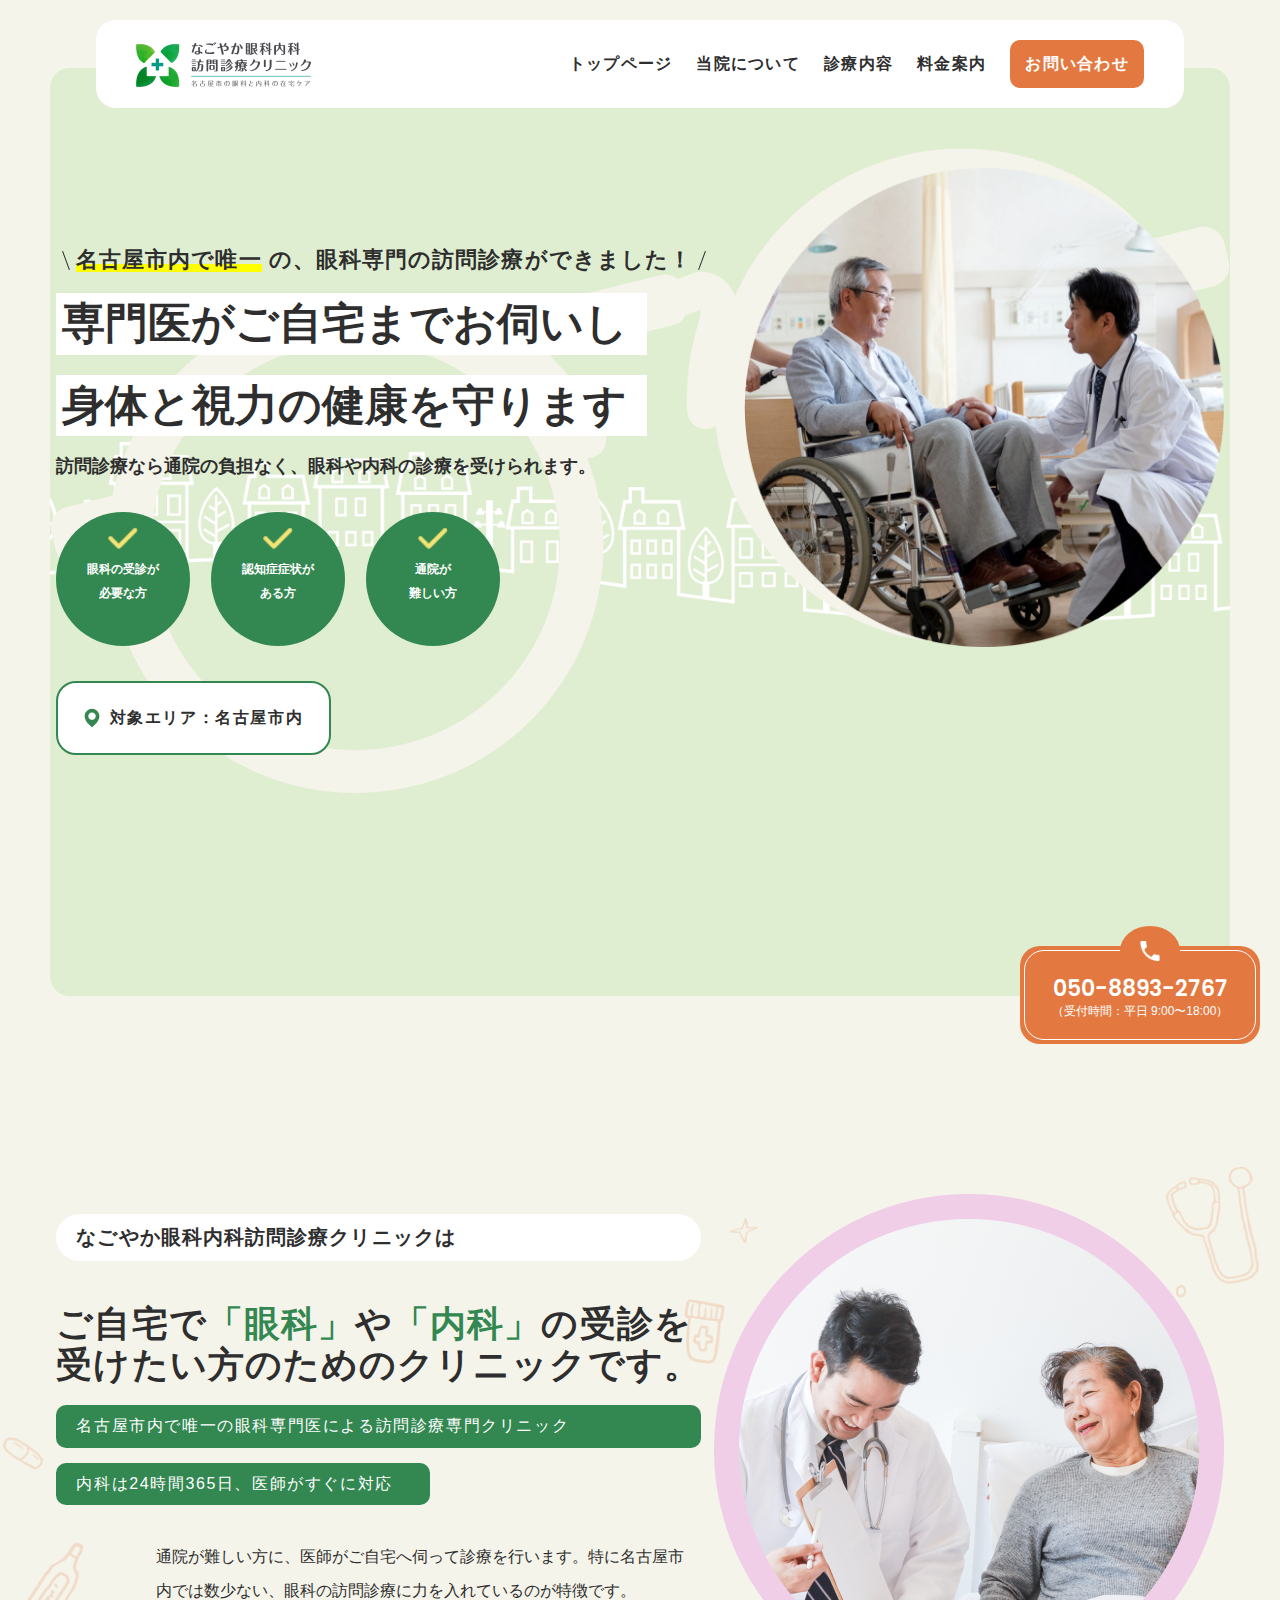
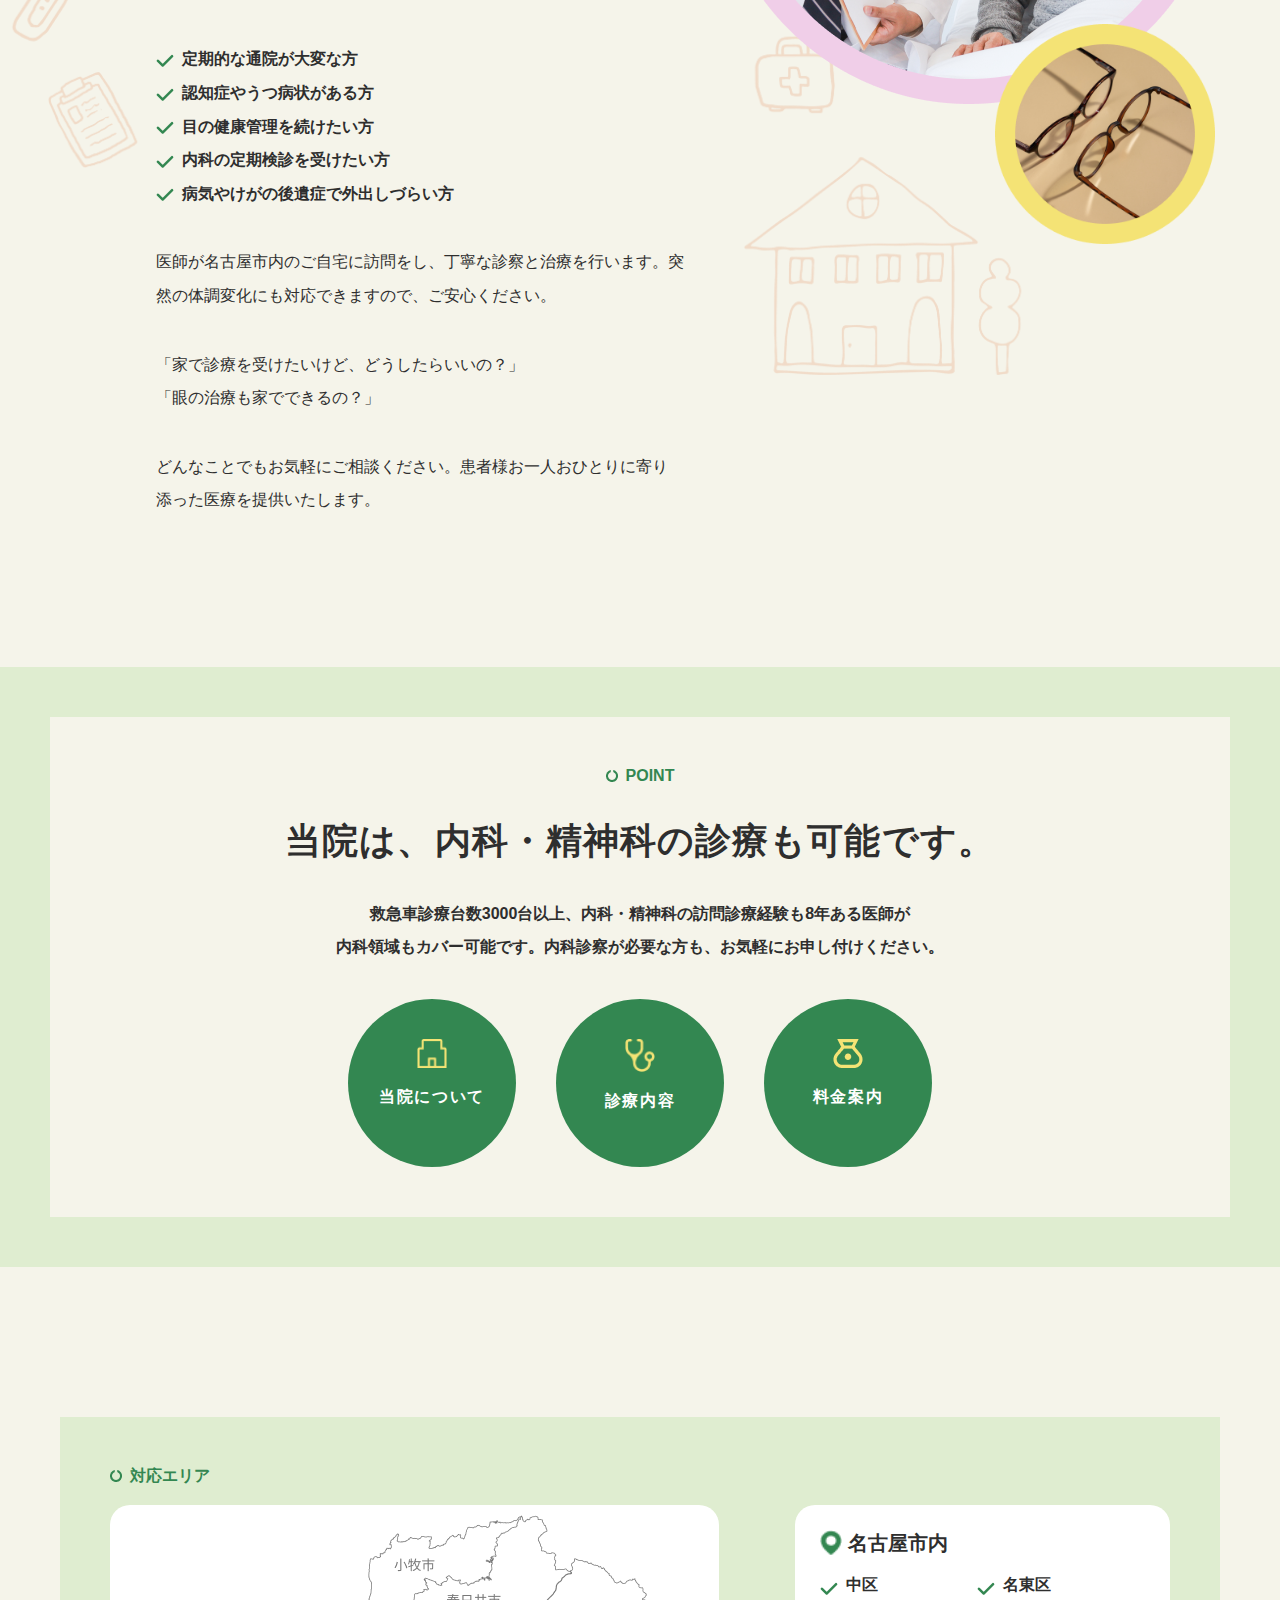
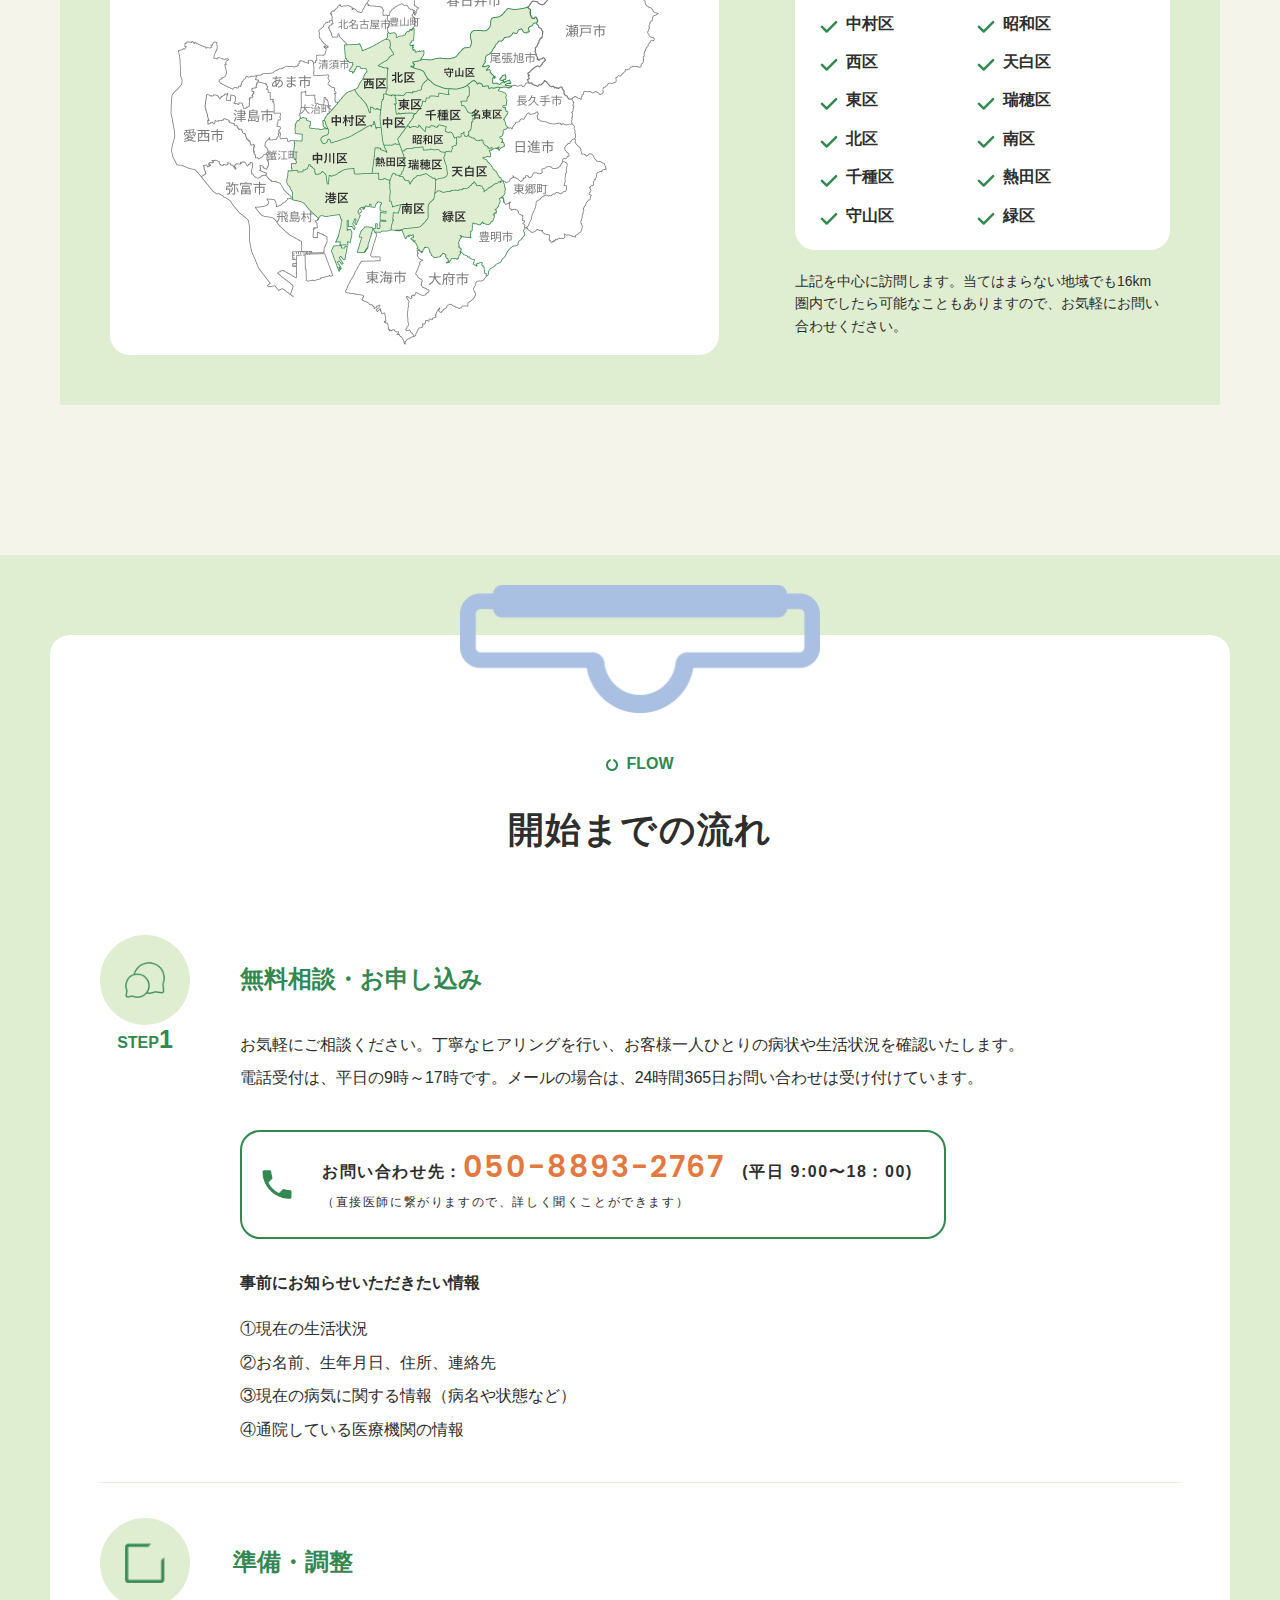
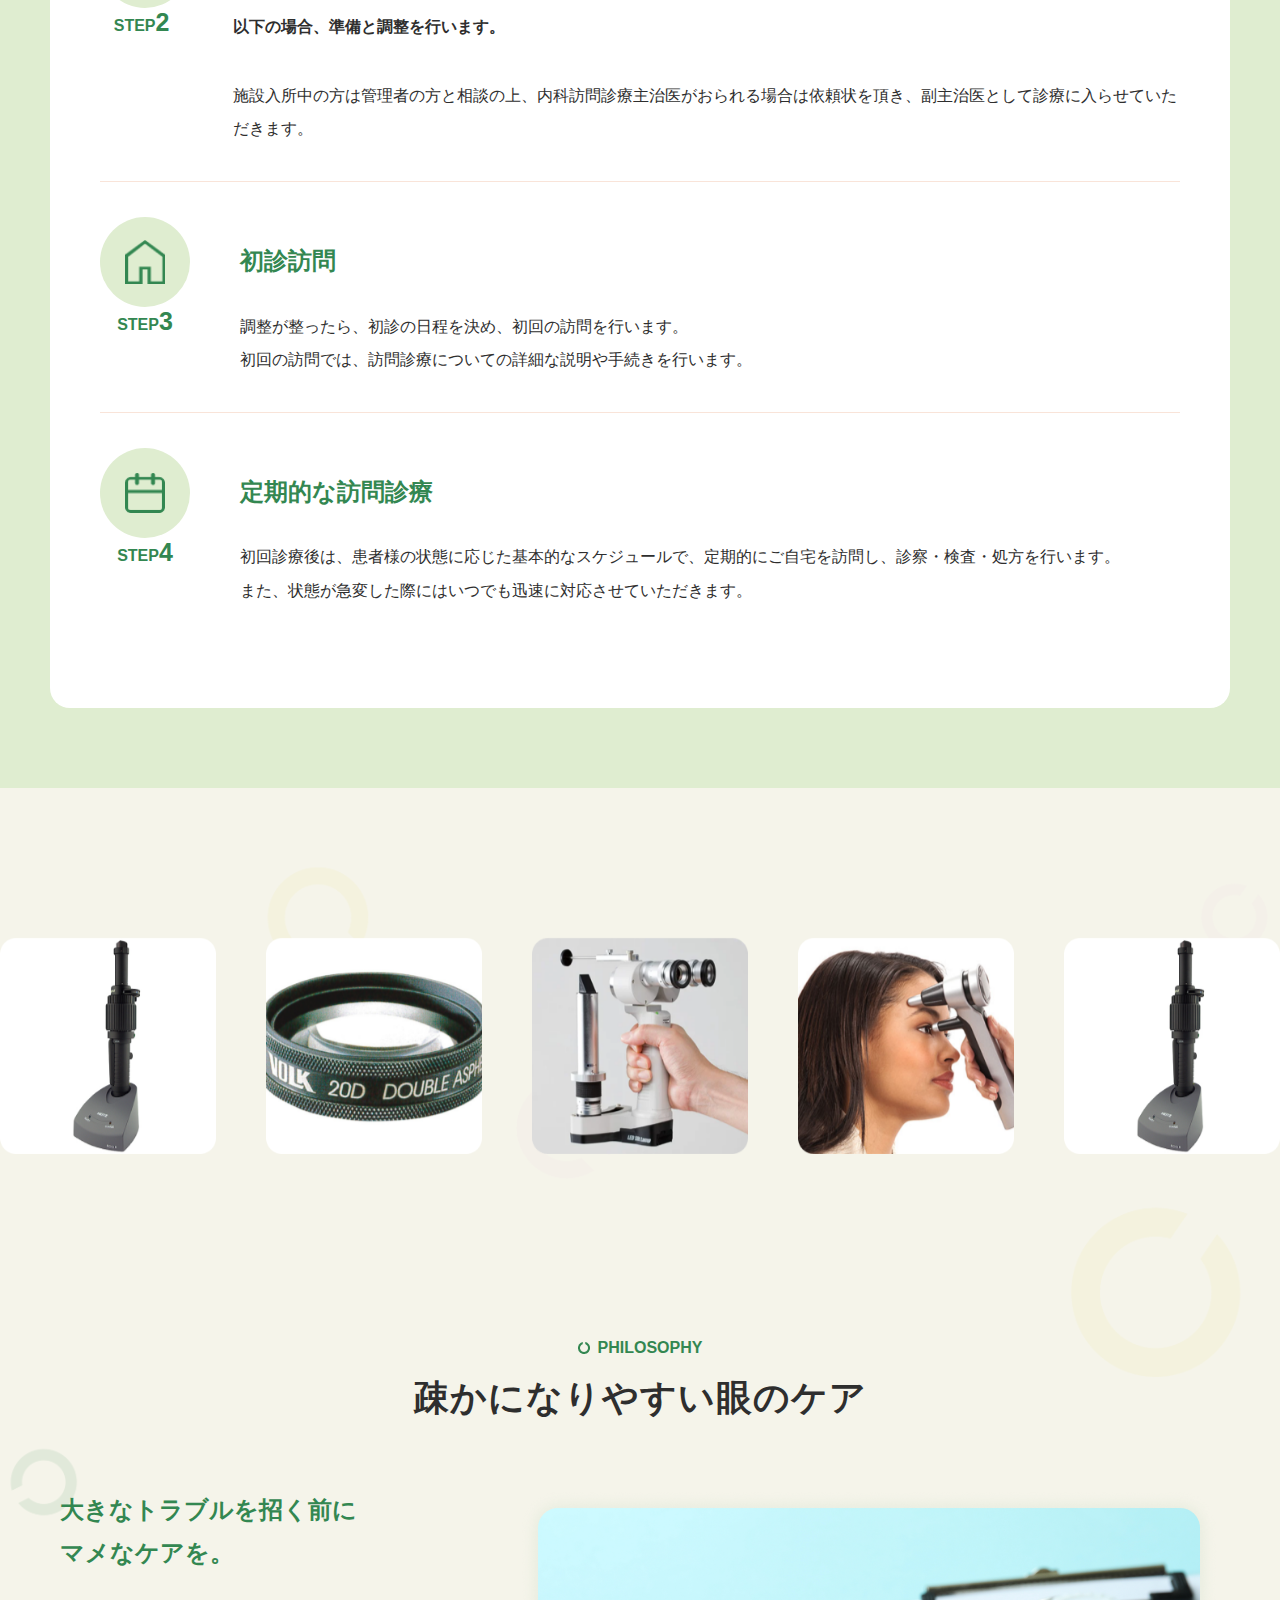
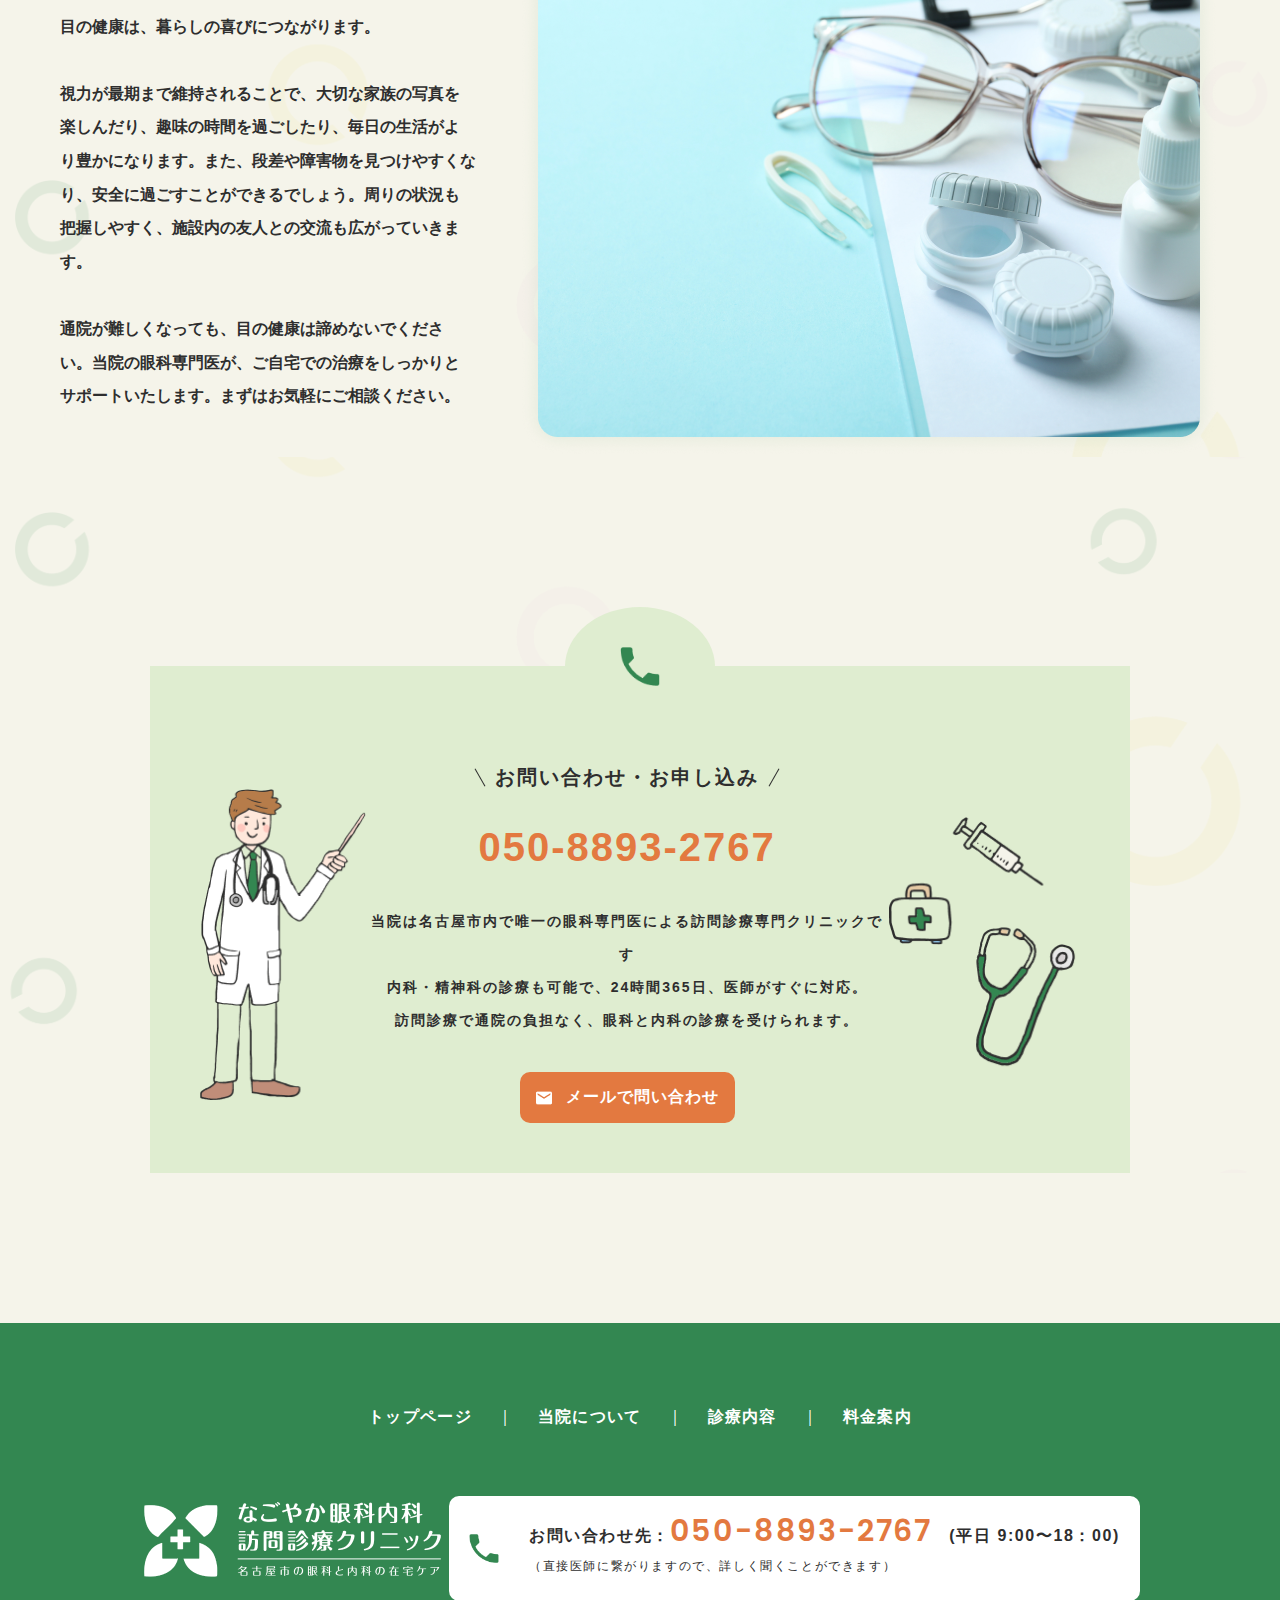
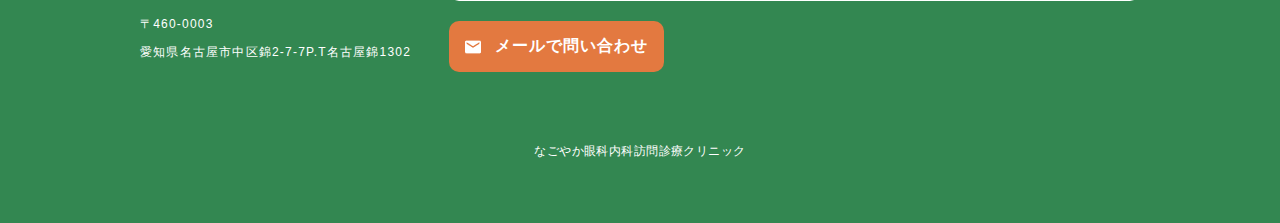
<file: index.html>
<!DOCTYPE html>
<html lang="ja">
<head>
  <meta charset="UTF-8">
  <meta name="viewport" content="width=device-width, initial-scale=1.0">
  <title>なごやか眼科内科診療訪問クリニック</title>
  <!-- OGP -->
  <meta property="og:url" content=""> <!-- //ページのURLを設定 -->
  <meta property="og:title" content=""> <!-- ページのタイトル -->
  <meta property="og:description" content=""> <!-- ページのディスクリプション -->
  <meta property="og:site_name" content=""> <!-- サイトの名前 -->
  <meta property="og:image" content=""> <!-- OGP画像 -->
  <meta property="og:locale" content="ja_JP"> <!-- ページの国コード -->
  <!-- Import Google Fonts -->
  <link rel="preconnect" href="https://fonts.googleapis.com">
  <link rel="preconnect" href="https://fonts.gstatic.com" crossorigin>
  <link href="https://fonts.googleapis.com/css2?family=Noto+Sans+JP:wght@400;500;700&display=swap" rel="stylesheet">
  <link href="https://fonts.googleapis.com/css2?family=Zen+Kaku+Gothic+New&display=swap" rel="stylesheet">
  <link href="https://fonts.googleapis.com/css2?family=Poppins:ital,wght@0,100;0,200;0,300;0,400;0,500;0,600;0,700;0,800;0,900;1,100;1,200;1,300;1,400;1,500;1,600;1,700;1,800;1,900&family=Zen+Kaku+Gothic+New&display=swap" rel="stylesheet">
  <link rel="stylesheet" href="assets/css/styles.css">
  <link rel="stylesheet" href="https://cdn.jsdelivr.net/npm/swiper@11/swiper-bundle.min.css">
  <link rel="stylesheet" href="https://code.jquery.com/jquery-3.7.1.min.js">
</head>
<body class="l-body">
  <div class="l-wrapper">
    <!-- ===== header ===== -->
    <header class="header">
      <div class="header-inner l-inner">
        <div class="header-logo">
          <img src="assets/images/header-logo.png" alt="">
        </div>
        <nav class="header-nav">
          <ul class="header-nav__list">
            <li class="header-nav__item"><a href="index.html">トップページ</a></li>
            <li class="header-nav__item"><a href="about.html">当院について</a></li>
            <li class="header-nav__item"><a href="treatment.html">診療内容</a></li>
            <li class="header-nav__item"><a href="money.html">料金案内</a></li>
            <li class="header-nav__item"><a href="contact.html">お問い合わせ</a></li>
          </ul>
        </nav>
      </div>
    </header>
    <main class="p-top-main l-main">
      <section class="p-top-hero l-section">
        <div class="p-top-hero__inner l-inner">
          <div class="p-top-hero__block">
            <div class="p-top-hero__body">
              <div class="p-top-hero__body__heading">
                <div class="p-top-hero__body__heading__intro">
                  <p>
                    <span class="u-underline-yellow">名古屋市内で唯一</span>
                    の、眼科専門の訪問診療ができました！
                  </p>
                </div>
                <div class="p-top-hero__body__heading__box">
                  <div class="p-top-hero__body__heading__box__heading">専門医がご自宅までお伺いし</div>
                  <div class="p-top-hero__body__heading__box__heading">身体と視力の健康を守ります</div>
                </div>
                <div class="p-top-hero__body__heading__desc">
                  <p>訪問診療なら通院の負担なく、眼科や内科の診療を受けられます。</p>
                </div>
              </div>
              <div class="p-top-hero__body__checks">
                <div class="p-top-hero__body__check">
                  <div class="p-top-hero__body__check__icon">
                    <img src="assets/images/check-icon-yellow.png" alt="">
                  </div>
                  <div class="p-top-hero__body__check__text">
                    <p>眼科の受診が<br>必要な方</p>
                  </div>
                </div>
                <div class="p-top-hero__body__check">
                  <div class="p-top-hero__body__check__icon">
                    <img src="assets/images/check-icon-yellow.png" alt="">
                  </div>
                  <div class="p-top-hero__body__check__text">
                    <p>認知症症状が<br>ある方</p>
                  </div>
                </div>
                <div class="p-top-hero__body__check">
                  <div class="p-top-hero__body__check__icon">
                    <img src="assets/images/check-icon-yellow.png" alt="">
                  </div>
                  <div class="p-top-hero__body__check__text">
                    <p>通院が<br>難しい方</p>
                  </div>
                </div>
              </div> 
              <div class="p-top-hero__body__area">
                <div class="p-top-hero__body__area__icon">
                  <img src="assets/images/pin-icon.png" alt="">
                </div>
                <div class="p-top-hero__body__area__text">
                  <p>対象エリア：名古屋市内</p>
                </div>
              </div>
            </div>
            <div class="p-top-hero__img">
              <img src="assets/images/top-hero.png" alt="">
            </div>
          </div>
        </div>
      </section>
      <div class="c-page-contact">
        <div class="c-page-contact-inner">
          <div class="c-page-contact__img">
            <img src="assets/images/phone-icon-white.png" alt="">
          </div>
          <div class="c-page-contact__body">
            <p>
              <span class="c-page-contact__body__text">050-8893-2767</span><br>
              <span class="c-page-contact__body__text">（受付時間：平日 9:00〜18:00）</span>
            </p>
          </div>
        </div>
      </div>
      <div class="p-top-beginning">
        <dic class="p-top-beginning__inner l-inner">
          <div class="p-top-beginning__block">
            <div class="p-top-beginning__body">
              <div class="p-top-beginning__body__heading">
                <h2 class="p-top-beginning__body__heading__heading c-heading">
                  <span class="u-background-white">なごやか眼科内科訪問診療クリニックは</span><br>
                  ご自宅で<span class="u-color-heading">「眼科」</span>や<span class="u-color-heading">「内科」</span>の受診を<br>
                  受けたい方のためのクリニックです。
                </h2>
                <div class="p-top-beginning__body__heading__desc">
                  <p>名古屋市内で唯一の眼科専門医による訪問診療専門クリニック</p>
                  <p>内科は24時間365日、医師がすぐに対応</p>
                </div>
              </div>
              <div class="p-top-beginning__body__content">
                <div class="p-top-beginning__body__content__text">
                  <p>
                    通院が難しい方に、医師がご自宅へ伺って診療を<br class="u-sp-only">行います。特に名古屋市<br class="u-pc-only">
                    内では数少ない、眼科の<br class="u-sp-only">訪問診療に力を入れているのが特徴です。
                  </p>
                </div>
                <ul class="p-top-beginning__body__content__checkList">
                  <li class="p-top-beginning__body__content__checkList__item">
                    <div class="p-top-beginning__body__content__checkList__item__icon">
                      <img src="assets/images/check-icon.png" alt="">
                    </div>
                    <div class="p-top-beginning__body__content__checkList__item__text">
                      <p>定期的な通院が大変な方</p>
                    </div>
                  </li>
                  <li class="p-top-beginning__body__content__checkList__item">
                    <div class="p-top-beginning__body__content__checkList__item__icon">
                      <img src="assets/images/check-icon.png" alt="">
                    </div>
                    <div class="p-top-beginning__body__content__checkList__item__text">
                      <p>認知症やうつ病状がある方</p>
                    </div>
                  </li>
                  <li class="p-top-beginning__body__content__checkList__item">
                    <div class="p-top-beginning__body__content__checkList__item__icon">
                      <img src="assets/images/check-icon.png" alt="">
                    </div>
                    <div class="p-top-beginning__body__content__checkList__item__text">
                      <p>目の健康管理を続けたい方</p>
                    </div>
                  </li>
                  <li class="p-top-beginning__body__content__checkList__item">
                    <div class="p-top-beginning__body__content__checkList__item__icon">
                      <img src="assets/images/check-icon.png" alt="">
                    </div>
                    <div class="p-top-beginning__body__content__checkList__item__text">
                      <p>内科の定期検診を受けたい方</p>
                    </div>
                  </li>
                  <li class="p-top-beginning__body__content__checkList__item">
                    <div class="p-top-beginning__body__content__checkList__item__icon">
                      <img src="assets/images/check-icon.png" alt="">
                    </div>
                    <div class="p-top-beginning__body__content__checkList__item__text">
                      <p>病気やけがの後遺症で外出しづらい方</p>
                    </div>
                  </li>
                </ul>
                <div class="p-top-beginning__body__content__text">
                  <p>
                    医師が名古屋市内のご自宅に訪問をし、丁寧な診<br class="u-sp-only">察と治療を行います。突<br class="u-pc-only">
                    然の体調変化にも対応で<br class="u-sp-only">きますので、ご安心ください。
                  </p>
                  <p>
                    「家で診療を受けたいけど、どうしたらいい<br class="u-sp-only">の？」<br>
                    「眼の治療も家でできるの？」
                  </p>
                  <p>
                    どんなことでもお気軽にご相談ください。患者<br class="u-sp-only">様お一人おひとりに寄り<br class="u-pc-only">
                    添った医療を提供いたします。
                  </p>
                </div>
              </div>
            </div>
            <div class="p-top-beginning__img__inner">
              <div class="p-top-beginning__img">
                <img src="assets/images/top-hero-beginning-1.png" alt="">
              </div>
              <div class="p-top-beginning__img">
                <img src="assets/images/top-hero-beginning-2.png" alt="">
              </div>
            </div>
          </div>
        </dic>
      </div>
      <section class="p-top-point l-section">
        <div class="p-top-point__inner l-inner">
          <div class="p-top-point__block">
            <div class="p-top-point__heading c-heading-block">
              <div class="p-top-point__heading__text c-page-head__heading__text__block">
                <div class="c-page-head__heading__text__img">
                  <img src="assets/images/furigana-icon.png" alt="">
                </div>
                <p class="c-page-head__heading__text">POINT</p>
              </div>
              <h2 class="c-heading">当院は、内科・精神科の診療も可能です。</h2>
              <p class="p-top-point__heading__desc">
                救急車診療台数3000台以上、内科・精神科の訪問診療経験も8年ある医師が<br class="pc-only">
                内科領域もカバー可能です。内科診察が必要な方も、お気軽にお申し付けください。
              </p>
            </div>
            <div class="p-top-point-radius__inner">
              <div class="p-top-point-radius">
                <div class="p-top-point-radius__icon">
                  <img src="assets/images/hospital-icon.png" alt="">
                </div>
                <div class="p-top-point-radius__text">
                  <p>当院について</p>
                </div>
              </div>
              <div class="p-top-point-radius">
                <div class="p-top-point-radius__icon">
                  <img src="assets/images/treatment-icon-yellow.png" alt="">
                </div>
                <div class="p-top-point-radius__text">
                  <p>診療内容</p>
                </div>
              </div>
              <div class="p-top-point-radius">
                <div class="p-top-point-radius__icon">
                  <img src="assets/images/money-icon.png" alt="">
                </div>
                <div class="p-top-point-radius__text">
                  <p>料金案内</p>
                </div>
              </div>
            </div>
          </div>
        </div>
      </section>
      <section class="p-top-area l-section">
        <div class="p-top-area__inner l-inner">
          <div class="p-top-area__heading__text c-page-head__heading__text__block">
            <div class="c-page-head__heading__text__img">
              <img src="assets/images/furigana-icon.png" alt="">
            </div>
            <p class="c-page-head__heading__text">対応エリア</p>
          </div>
          <div class="p-top-area__block">
            <div class="p-top-area-prefecture__img__inner">
              <div class="p-top-area-prefecture__img">
                <img src="assets/images/prefecture.png" alt="">
              </div>
            </div>
            <div class="p-top-area-info__inner">
              <div class="p-top-area-info__block">
                <div class="p-top-area-info__heading">
                  <img src="assets/images/pin-icon.png" alt="">
                  <h3>名古屋市内</h3>
                </div>
                <ul class="p-top-area-info__check__list">
                  <li class="p-top-area-info__check__item">
                    <div class="p-top-area-info__check__item__icon">
                      <img src="assets/images/check-icon.png" alt="">
                    </div>
                    <div class="p-top-area-info__check__item__city">
                      <p>中区</p>
                    </div>
                  </li>
                  <li class="p-top-area-info__check__item">
                    <div class="p-top-area-info__check__item__icon">
                      <img src="assets/images/check-icon.png" alt="">
                    </div>
                    <div class="p-top-area-info__check__item__city">
                      <p>名東区</p>
                    </div>
                  </li>
                  <li class="p-top-area-info__check__item">
                    <div class="p-top-area-info__check__item__icon">
                      <img src="assets/images/check-icon.png" alt="">
                    </div>
                    <div class="p-top-area-info__check__item__city">
                      <p>中村区</p>
                    </div>
                  </li>
                  <li class="p-top-area-info__check__item">
                    <div class="p-top-area-info__check__item__icon">
                      <img src="assets/images/check-icon.png" alt="">
                    </div>
                    <div class="p-top-area-info__check__item__city">
                      <p>昭和区</p>
                    </div>
                  </li>
                  <li class="p-top-area-info__check__item">
                    <div class="p-top-area-info__check__item__icon">
                      <img src="assets/images/check-icon.png" alt="">
                    </div>
                    <div class="p-top-area-info__check__item__city">
                      <p>西区</p>
                    </div>
                  </li>
                  <li class="p-top-area-info__check__item">
                    <div class="p-top-area-info__check__item__icon">
                      <img src="assets/images/check-icon.png" alt="">
                    </div>
                    <div class="p-top-area-info__check__item__city">
                      <p>天白区</p>
                    </div>
                  </li>
                  <li class="p-top-area-info__check__item">
                    <div class="p-top-area-info__check__item__icon">
                      <img src="assets/images/check-icon.png" alt="">
                    </div>
                    <div class="p-top-area-info__check__item__city">
                      <p>東区</p>
                    </div>
                  </li>
                  <li class="p-top-area-info__check__item">
                    <div class="p-top-area-info__check__item__icon">
                      <img src="assets/images/check-icon.png" alt="">
                    </div>
                    <div class="p-top-area-info__check__item__city">
                      <p>瑞穂区</p>
                    </div>
                  </li>
                  <li class="p-top-area-info__check__item">
                    <div class="p-top-area-info__check__item__icon">
                      <img src="assets/images/check-icon.png" alt="">
                    </div>
                    <div class="p-top-area-info__check__item__city">
                      <p>北区</p>
                    </div>
                  </li>
                  <li class="p-top-area-info__check__item">
                    <div class="p-top-area-info__check__item__icon">
                      <img src="assets/images/check-icon.png" alt="">
                    </div>
                    <div class="p-top-area-info__check__item__city">
                      <p>南区</p>
                    </div>
                  </li>
                  <li class="p-top-area-info__check__item">
                    <div class="p-top-area-info__check__item__icon">
                      <img src="assets/images/check-icon.png" alt="">
                    </div>
                    <div class="p-top-area-info__check__item__city">
                      <p>千種区</p>
                    </div>
                  </li>
                  <li class="p-top-area-info__check__item">
                    <div class="p-top-area-info__check__item__icon">
                      <img src="assets/images/check-icon.png" alt="">
                    </div>
                    <div class="p-top-area-info__check__item__city">
                      <p>熱田区</p>
                    </div>
                  </li>
                  <li class="p-top-area-info__check__item">
                    <div class="p-top-area-info__check__item__icon">
                      <img src="assets/images/check-icon.png" alt="">
                    </div>
                    <div class="p-top-area-info__check__item__city">
                      <p>守山区</p>
                    </div>
                  </li>
                  <li class="p-top-area-info__check__item">
                    <div class="p-top-area-info__check__item__icon">
                      <img src="assets/images/check-icon.png" alt="">
                    </div>
                    <div class="p-top-area-info__check__item__city">
                      <p>緑区</p>
                    </div>
                  </li>
                </ul>
              </div>
              <div class="p-top-area-info__supplyment">
                <p>
                  上記を中心に訪問します。当てはまらない地<br class="u-sp-only">域でも16km<br class="u-pc-only">
                  圏内でしたら可能なこともありま<br class="u-sp-only">すので、お気軽にお問い<br class="u-pc-only">
                  合わせください。
                </p>
              </div>
            </div>
          </div>
        </div>
      </section>
      <section class="p-top-flow l-section">
        <div class="p-top-flow__inner l-inner">
          <div class="p-top-flow__block">
            <div class="p-top-point__heading c-heading-block">
              <div class="p-top-point__heading__text c-page-head__heading__text__block">
                <div class="c-page-head__heading__text__img">
                  <img src="assets/images/furigana-icon.png" alt="">
                </div>
                <p class="c-page-head__heading__text">FLOW</p>
              </div>
              <h2 class="c-heading">開始までの流れ</h2>
            </div>
            <div class="p-top-flow__step__inner">
              <!-- ===== STEP1 ===== -->
              <div class="p-top-flow__step">
                <div class="p-top-flow__step__img__inner">
                  <div class="p-top-flow__step__img">
                    <img src="assets/images/top-flow-1.png" alt="">
                  </div>
                  <div class="p-top-flow__step__img__text">
                    <p>STEP<span>1</span></p>
                  </div>
                </div>
                <div class="p-top-flow__step__body">
                  <div class="p-top-flow__step__body__heading">
                    <h3 class="c-sub-heading">無料相談・お申し込み</h3>
                  </div>
                  <div class="p-top-flow__step__body__text">
                    <p>
                      お気軽にご相談ください。丁寧なヒアリングを行い、お客様一人ひとりの病状や生活状況を確認いたします。<br>
                      電話受付は、平日の9時～17時です。メールの場合は、24時間365日お問い合わせは受け付けています。
                    </p>
                  </div>
                  <div class="p-top-flow__step__body__phoneNumber footer-info-body__phoneNumber c-info-banner__phoneNumber">
                    <div class="footer-info-body__phoneNumber__img c-info-banner__phoneNumber__img">
                      <img src="assets/images/phone-icon.png" alt="">
                    </div>
                    <div class="footer-info-body__phoneNumber__text c-info-banner__phoneNumber__text">
                      <p>お問い合わせ先：<span>050-8893-2767</span>　(平日 9:00〜18：00)</p>
                      <p>（直接医師に繋がりますので、詳しく聞くことができます）</p>
                    </div>
                  </div>
                  <div class="p-top-flow__step__body__list__inner">
                    <div class="p-top-flow__step__body__list__heading">
                      <strong>事前にお知らせいただきたい情報</strong>
                    </div>
                    <ul class="p-top-flow__step__body__list">
                      <ol class="p-top-flow__step__body__list__item">①現在の生活状況</ol>
                      <ol class="p-top-flow__step__body__list__item">②お名前、生年月日、住所、連絡先</ol>
                      <ol class="p-top-flow__step__body__list__item">③現在の病気に関する情報（病名や状態など）</ol>
                      <ol class="p-top-flow__step__body__list__item">④通院している医療機関の情報</ol>
                    </ul>
                  </div>
                </div>
              </div>
              <!-- ===== STEP2 ===== -->
              <div class="p-top-flow__step">
                <div class="p-top-flow__step__img__inner">
                  <div class="p-top-flow__step__img">
                    <img src="assets/images/top-flow-2.png" alt="">
                  </div>
                  <div class="p-top-flow__step__img__text">
                    <p>STEP<span>2</span></p>
                  </div>
                </div>
                <div class="p-top-flow__step__body">
                  <div class="p-top-flow__step__body__heading">
                    <h3 class="c-sub-heading">準備・調整</h3>
                  </div>
                  <div class="p-top-flow__step__body__text">
                    <strong>以下の場合、準備と調整を行います。</strong>
                    <p class="u-pc-only p-top-flow__step__body__text__3">施設入所中の方は管理者の方と相談の上、内科訪問診療主治医がおられる場合は依頼状を頂き、副主治医として診療に入らせていただきます。</p>
                    <p class="u-sp-only">・ご入院中の方：退院に向けての調整をサポートし、必要に応じて退院前カンファレンスを開催します。</p>
                    <p class="u-sp-only">・ご自宅で療養中の方：担当のケアマネージャーや訪問看護師と情報を共有し、訪問診療に向けての調整を進めます。</p>
                  </div>
                </div>
              </div>
              <!-- ===== STEP3 ===== -->
              <div class="p-top-flow__step">
                <div class="p-top-flow__step__img__inner">
                  <div class="p-top-flow__step__img">
                    <img src="assets/images/top-flow-3.png" alt="">
                  </div>
                  <div class="p-top-flow__step__img__text">
                    <p>STEP<span>3</span></p>
                  </div>
                </div>
                <div class="p-top-flow__step__body">
                  <div class="p-top-flow__step__body__heading">
                    <h3 class="c-sub-heading">初診訪問</h3>
                  </div>
                  <div class="p-top-flow__step__body__text">
                    <p>
                      調整が整ったら、初診の日程を決め、初回の訪問を行います。<br>
                      初回の訪問では、訪問診療についての詳細な説明や手続きを行います。
                    </p>
                  </div>
                </div>
              </div>
              <!-- ===== STEP4 ===== -->
              <div class="p-top-flow__step">
                <div class="p-top-flow__step__img__inner">
                  <div class="p-top-flow__step__img">
                    <img src="assets/images/top-flow-4.png" alt="">
                  </div>
                  <div class="p-top-flow__step__img__text">
                    <p>STEP<span>4</span></p>
                  </div>
                </div>
                <div class="p-top-flow__step__body">
                  <div class="p-top-flow__step__body__heading">
                    <h3 class="c-sub-heading">定期的な訪問診療</h3>
                  </div>
                  <div class="p-top-flow__step__body__text">
                    <p>
                      初回診療後は、患者様の状態に応じた基本的なスケジュールで、定期的にご自宅を訪問し、診察・検査・処方を行います。<br>
                      また、状態が急変した際にはいつでも迅速に対応させていただきます。
                    </p>
                  </div>
                </div>
              </div>
            </div>
          </div>
        </div>
      </section>
      <section class="p-top-philosophy">
        <div class="p-top-philosophy__inner l-inner">
          <div class="swiper p-top-philosophy-swiper">
            <div class="swiper-wrapper">
              <!-- スライド -->
              <div class="swiper-slide p-slide">
                <img src="assets/images/swiper-1.png" alt="">
              </div>
              <div class="swiper-slide p-slide">
                <img src="assets/images/swiper-2.png" alt="">
              </div>
              <div class="swiper-slide p-slide">
                <img src="assets/images/swiper-3.png" alt="">
              </div>
              <div class="swiper-slide p-slide">
                <img src="assets/images/swiper-4.png" alt="">
              </div>
              <div class="swiper-slide p-slide">
                <img src="assets/images/swiper-1.png" alt="">
              </div>
              <div class="swiper-slide p-slide">
                <img src="assets/images/swiper-2.png" alt="">
              </div>
              <div class="swiper-slide p-slide">
                <img src="assets/images/swiper-3.png" alt="">
              </div>
              <div class="swiper-slide p-slide">
                <img src="assets/images/swiper-4.png" alt="">
              </div>
            </div>
          </div>
          <div class="p-top-philosophy__block">
            <div class="p-top-philosophy__heading c-heading-block">
              <div class="p-top-philosophy__heading__text c-page-head__heading__text__block">
                <div class="c-page-head__heading__text__img">
                  <img src="assets/images/furigana-icon.png" alt="">
                </div>
                <p class="c-page-head__heading__text">PHILOSOPHY</p>
              </div>
              <h2 class="c-heading">疎かになりやすい眼のケア</h2>
            </div>
            <div class="p-top-philosophy__content">
              <div class="p-top-philosophy__content__body">
                <div class="p-top-philosophy__content__body__heading">
                  <h3 class="c-sub-heading">大きなトラブルを招く前に<br>マメなケアを。</h3>
                </div>
                <div class="p-top-philosophy__content__body__text">
                  <p>
                    目の健康は、暮らしの喜びにつながります。<br>
                    <br>
                    視力が最期まで維持されることで、大切な家族の写真を<br class="u-pc-only">
                    楽しんだり、趣味の時間を過ごしたり、毎日の生活がよ<br class="u-pc-only">
                    り豊かになります。また、段差や障害物を見つけやすくな<br class="u-pc-only">
                    り、安全に過ごすことができるでしょう。周りの状況も<br class="u-pc-only">
                    把握しやすく、施設内の友人との交流も広がっていきま<br class="u-pc-only">
                    す。<br>
                    <br>
                    通院が難しくなっても、目の健康は諦めないでくださ<br class="u-pc-only">
                    い。当院の眼科専門医が、ご自宅での治療をしっかりと<br class="u-pc-only">
                    サポートいたします。まずはお気軽にご相談ください。
                  </p>
                </div>
              </div>
              <div class="p-top-philosophy__content__img">
                <img src="assets/images/top-hero-philosophy.png" alt="">
              </div>
            </div>
          </div>
        </div>
      </section>
      <section class="c-banner-contact l-setion">
        <div class="c-banner-contact-inner">
          <div class="c-banner-contact-block">
            <div class="c-banner-contact-block__img">
              <img src="assets/images/phone-icon.png" alt="">
            </div>
            <div class="c-banner-contact-block-body">
              <div class="c-banner-contact-block-body__img">
                <img src="assets/images/contact-field-1.png" alt="">
              </div>
              <div class="c-banner-contact-block-body__phoneNumber">
                <p class="c-banner-contact-block-body__phoneNumber__desc">お問い合わせ・お申し込み</p>
                <p class="c-banner-contact-block-body__phoneNumber__number">050-8893-2767</p>
                <p class="c-banner-contact-block-body__phoneNumber__text">
                  当院は名古屋市内で唯一の眼科専門医による訪問診療専門クリニックです<br>
                  内科・精神科の診療も可能で、24時間365日、医師がすぐに対応。<br>
                  訪問診療で通院の負担なく、眼科と内科の診療を受けられます。
                </p>
                <a href="contact.html" class="c-banner-contact-block-body__email c-email-btn">
                  <div class="c-banner-contact-block-body__email__img c-email-btn-img">
                    <img src="assets/images/email-icon.png" alt="">
                  </div>
                  <div class="c-email-btn-text">メールで問い合わせ</div>
                </a>
              </div>
              <div class="c-banner-contact-block-body-block-body__img">
                <img src="assets/images/contact-field-2.png" alt="">
              </div>
            </div>
          </div>
        </div>
      </section>
    </main>
    <!-- ===== footer ===== -->
    <footer class="footer p-contact-footer">
      <div class="footer-inner l-inner">
        <nav class="footer-nav">
          <ul class="footer-nav__list">
            <li class="footer-nav__item"><a href="index.html">トップページ</a></li>
            <span>｜</span>
            <li class="footer-nav__item"><a href="about.html">当院について</a></li>
            <span>｜</span>
            <li class="footer-nav__item"><a href="treatment.html">診療内容</a></li>
            <span>｜</span>
            <li class="footer-nav__item"><a href="money.html">料金案内</a></li>
          </ul>
        </nav>
        <div class="footer-info__inner">
          <div class="footer-info-logo">
            <img src="assets/images/footer-logo.png" alt="">
            <div class="footer-info-logo__address">
              <p>〒460-0003 <br>愛知県名古屋市中区錦2-7-7P.T名古屋錦1302</p>
            </div>
          </div>
          <div class="footer-info-body">
            <div class="footer-info-body__phoneNumber">
              <div class="footer-info-body__phoneNumber__img">
                <img src="assets/images/phone-icon.png" alt="">
              </div>
              <div class="footer-info-body__phoneNumber__text">
                <p>お問い合わせ先：<span>050-8893-2767</span>　(平日 9:00〜18：00)</p>
                <p>（直接医師に繋がりますので、詳しく聞くことができます）</p>
              </div>
            </div>
            <a href="contact.html" class="footer-info-body__email c-email-btn">
              <div class="footer-info-body__email__img c-email-btn-img">
                <img src="assets/images/email-icon.png" alt="">
              </div>
              <p class="c-email-btn-text">メールで問い合わせ</p>
            </a>
          </div>
        </div>
        <div class="footer-copyright">
          <small>なごやか眼科内科訪問診療クリニック</small>
        </div>
      </div>
    </footer>
  </div>
  <script src="https://cdn.jsdelivr.net/npm/swiper@11/swiper-bundle.min.js"></script>
  <script src="assets/js/main.js"></script>
</body>
</html>
</file>
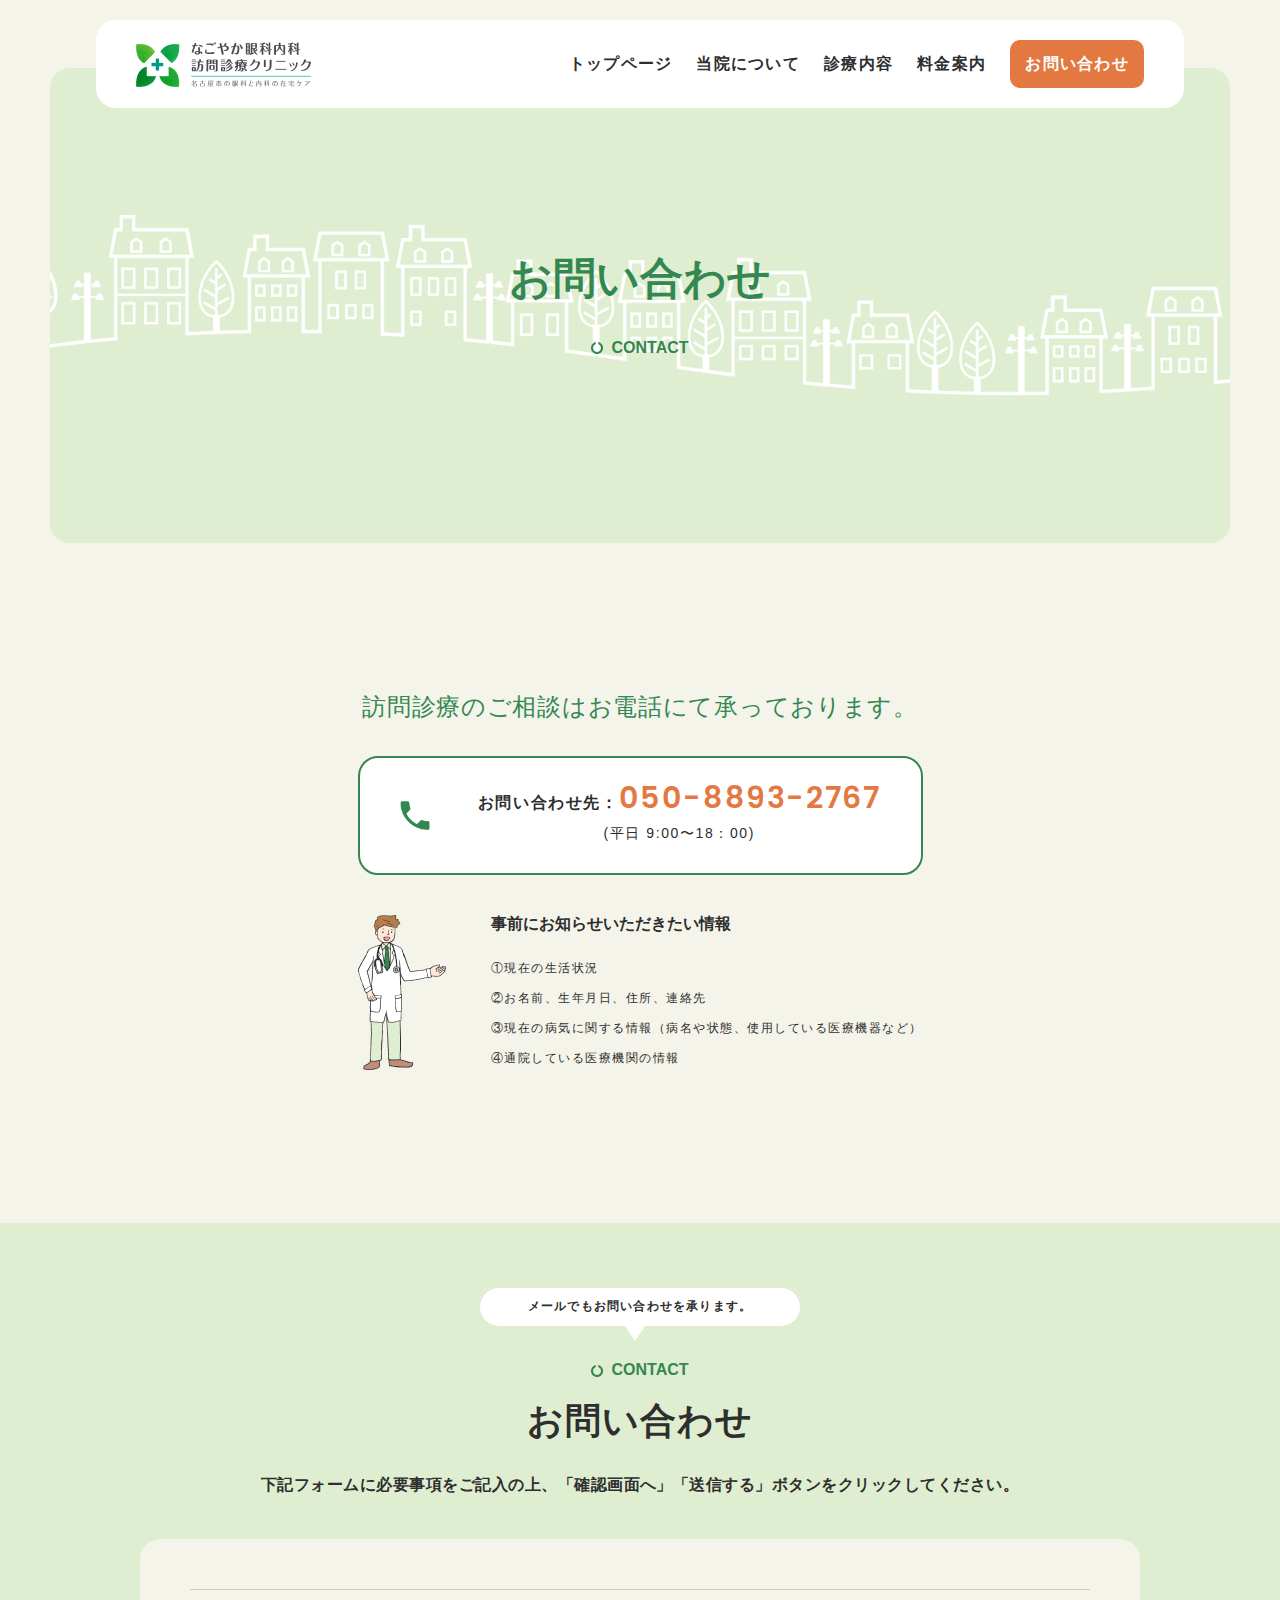
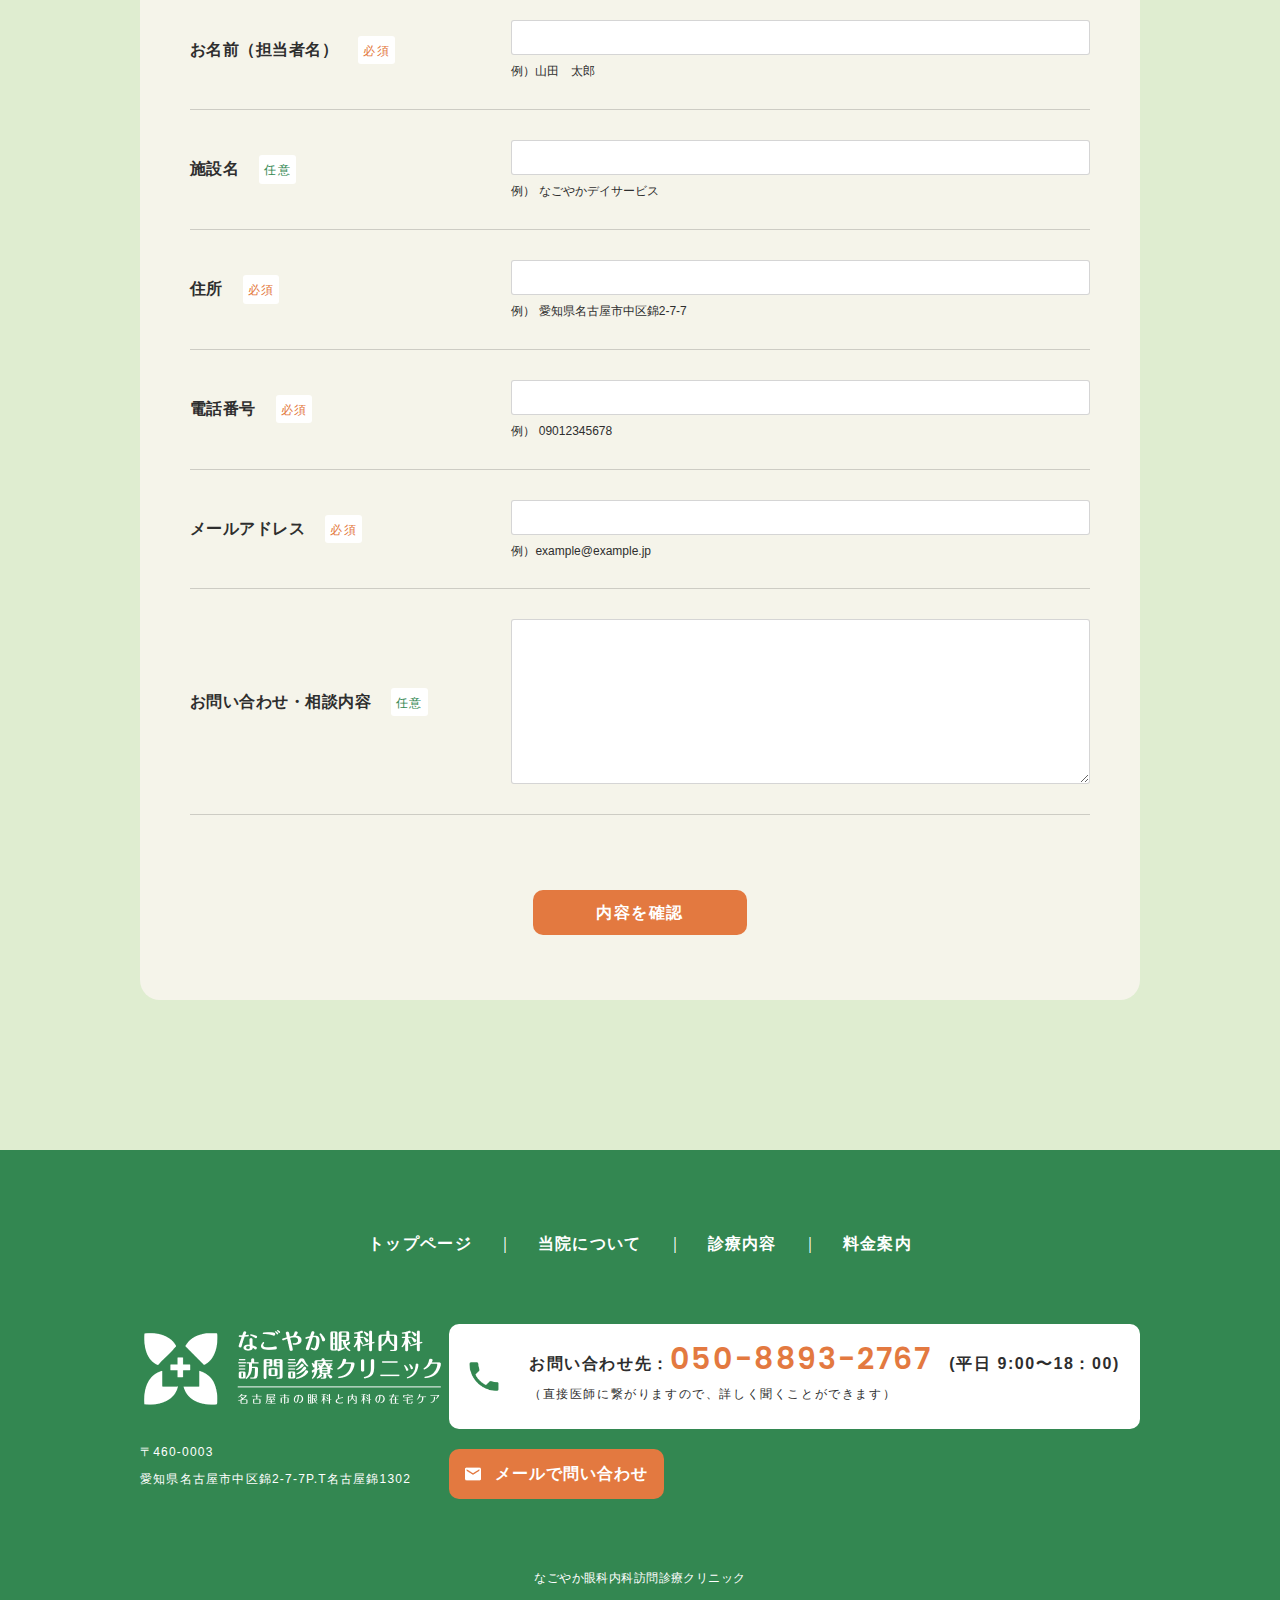
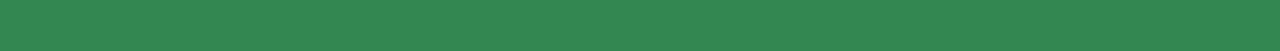
<file: contact.html>
<!DOCTYPE html>
<html lang="ja">
<head>
  <meta charset="UTF-8">
  <meta name="viewport" content="width=device-width, initial-scale=1.0">
  <title>お問い合わせ</title>
  <!-- OGP -->
  <meta property="og:url" content=""> <!-- //ページのURLを設定 -->
  <meta property="og:title" content=""> <!-- ページのタイトル -->
  <meta property="og:description" content=""> <!-- ページのディスクリプション -->
  <meta property="og:site_name" content=""> <!-- サイトの名前 -->
  <meta property="og:image" content=""> <!-- OGP画像 -->
  <meta property="og:locale" content="ja_JP"> <!-- ページの国コード -->
  <!-- Import Google Fonts -->
  <link rel="preconnect" href="https://fonts.googleapis.com">
  <link rel="preconnect" href="https://fonts.gstatic.com" crossorigin>
  <link href="https://fonts.googleapis.com/css2?family=Noto+Sans+JP:wght@400;500;700&display=swap" rel="stylesheet">
  <link href="https://fonts.googleapis.com/css2?family=Zen+Kaku+Gothic+New&display=swap" rel="stylesheet">
  <link href="https://fonts.googleapis.com/css2?family=Poppins:ital,wght@0,100;0,200;0,300;0,400;0,500;0,600;0,700;0,800;0,900;1,100;1,200;1,300;1,400;1,500;1,600;1,700;1,800;1,900&family=Zen+Kaku+Gothic+New&display=swap" rel="stylesheet">
  <link rel="stylesheet" href="assets/css/styles.css">
  <link rel="stylesheet" href="https://cdn.jsdelivr.net/npm/swiper@11/swiper-bundle.min.css">
  <link rel="stylesheet" href="https://code.jquery.com/jquery-3.7.1.min.js">
</head>
<style>
  .footer {
    padding-top: 0px!important;
  }
</style>
<body class="l-body">
  <div class="l-wrapper">
    <!-- ===== header ===== -->
    <header class="header">
      <div class="header-inner l-inner">
        <div class="header-logo">
          <img src="assets/images/header-logo.png" alt="">
        </div>
        <nav class="header-nav">
          <ul class="header-nav__list">
            <li class="header-nav__item"><a href="index.html">トップページ</a></li>
            <li class="header-nav__item"><a href="about.html">当院について</a></li>
            <li class="header-nav__item"><a href="treatment.html">診療内容</a></li>
            <li class="header-nav__item"><a href="money.html">料金案内</a></li>
            <li class="header-nav__item"><a href="contact.html">お問い合わせ</a></li>
          </ul>
        </nav>
      </div>
    </header>
    <div class="c-page-head">
      <div class="c-page-head-inner">
        <div class="c-page-head-block">
          <h1 class="c-page-head__heading">お問い合わせ</h1>
          <div class="c-page-head__heading__text__block">
            <div class="c-page-head__heading__text__img">
              <img src="assets/images/furigana-icon.png" alt="">
            </div>
            <p class="c-page-head__heading__text">CONTACT</p>
          </div>
        </div>
      </div>
    </div>
    <main class="p-contact-main l-main">
      <div class="p-contact-body">
        <div class="p-contact-body-inner l-inner">
          <div class="p-contact-body__heading">
            <h3>訪問診療のご相談はお電話にて承っております。</h3>
          </div>
          <div class="p-contact-body__phoneNumber">
            <div class="p-contact-body__phoneNumber__img">
              <img src="assets/images/phone-icon.png" alt="">
            </div>
            <div class="p-contact-body__phoneNumber__text">
              <p>お問い合わせ先：<span>050-8893-2767</span></p>
              <p>(平日 9:00〜18：00)</p>
            </div>
          </div>
          <div class="p-contact-body__content">
            <div class="p-contact-body__content__img">
              <img src="assets/images/contact-body.png" alt="">
            </div>
            <div class="p-contact-body__content__textBox">
              <div class="p-contact-body__content__textBox__heading">事前にお知らせいただきたい情報</div>
              <p>
                ①現在の生活状況<br>
                ②お名前、生年月日、住所、連絡先<br>
                ③現在の病気に関する情報（病名や状態、使用している医療機器など）<br>
                ④通院している医療機関の情報
              </p>
            </div>
          </div>
        </div>
      </div>
      <section class="p-contact l-section">
        <div class="p-contact__inner l-inner">
          <div class="p-contact__bubble">
            <p>メールでもお問い合わせを承ります。</p>
          </div>
          <div class="p-contact__heading c-heading-block">
            <div class="c-page-head__heading__text__block">
              <div class="c-page-head__heading__text__img">
                <img src="assets/images/furigana-icon.png" alt="">
              </div>
              <p class="c-page-head__heading__text">CONTACT</p>
            </div>
            <h2 class="c-heading">お問い合わせ</h2>
            <p class="p-contact__heading__desc">下記フォームに必要事項をご記入の上、「確認画面へ」「送信する」ボタンをクリックしてください。</p>
          </div>
          <div class="p-contact-form">
            <form class="p-contact-form__form">
              <!-- ===== お名前（担当者名）===== -->
              <div class="p-contact-form__form__body">
                <div class="p-contact-form__form__body__label">
                  <label for="">お名前（担当者名）</label>
                  <div class="c-required">
                    <span class="c-required-text">必須</span>
                  </div>
                </div>
                <div class="p-contact-form__form__body__input">
                  <input type="text">
                  <span>例）山田　太郎</span>
                </div>
              </div>
              <!-- ===== 施設名 ===== -->
              <div class="p-contact-form__form__body">
                <div class="p-contact-form__form__body__label">
                  <label for="">施設名</label>
                  <div class="c-option">
                    <span class="c-option-text">任意</span>
                  </div>
                </div>
                <div class="p-contact-form__form__body__input">
                  <input type="text">
                  <span>例） なごやかデイサービス</span>
                </div>
              </div>
              <!-- ===== 住所 ===== -->
              <div class="p-contact-form__form__body">
                <div class="p-contact-form__form__body__label">
                  <label for="">住所</label>
                  <div class="c-required">
                    <span class="c-required-text">必須</span>
                  </div>
                </div>
                <div class="p-contact-form__form__body__input">
                  <input type="text">
                  <span>例） 愛知県名古屋市中区錦2-7-7</span>
                </div>
              </div>
              <!-- ===== 電話番号 ===== -->
              <div class="p-contact-form__form__body">
                <div class="p-contact-form__form__body__label">
                  <label for="">電話番号</label>
                  <div class="c-required">
                    <span class="c-required-text">必須</span>
                  </div>
                </div>
                <div class="p-contact-form__form__body__input">
                  <input type="text">
                  <span>例） 09012345678</span>
                </div>
              </div>
              <!-- ===== メールアドレス ===== -->
              <div class="p-contact-form__form__body">
                <div class="p-contact-form__form__body__label">
                  <label for="">メールアドレス</label>
                  <div class="c-required">
                    <span class="c-required-text">必須</span>
                  </div>
                </div>
                <div class="p-contact-form__form__body__input">
                  <input type="text">
                  <span>例）example@example.jp</span>
                </div>
              </div>
              <!-- ===== お問い合わせ・相談内容 ===== -->
              <div class="p-contact-form__form__body u-border-bottom">
                <div class="p-contact-form__form__body__label">
                  <label for="">お問い合わせ・相談内容</label>
                  <div class="c-option">
                    <span class="c-option-text">任意</span>
                  </div>
                </div>
                <div class="p-contact-form__form__body__input">
                  <textarea name="" id=""></textarea>
                </div>
              </div>
              <div class="p-contact-form__form__body__submit">
                <button type="submit" class="p-contact-form__form__body__submit__btn">内容を確認</button>
              </div>
            </form>
          </div>
        </div>
      </section>
    </main>
    <!-- ===== footer ===== -->
    <footer class="footer p-contact-footer">
      <div class="footer-inner l-inner">
        <nav class="footer-nav">
          <ul class="footer-nav__list">
            <li class="footer-nav__item"><a href="index.html">トップページ</a></li>
            <span>｜</span>
            <li class="footer-nav__item"><a href="about.html">当院について</a></li>
            <span>｜</span>
            <li class="footer-nav__item"><a href="treatment.html">診療内容</a></li>
            <span>｜</span>
            <li class="footer-nav__item"><a href="money.html">料金案内</a></li>
          </ul>
        </nav>
        <div class="footer-info__inner">
          <div class="footer-info-logo">
            <img src="assets/images/footer-logo.png" alt="">
            <div class="footer-info-logo__address">
              <p>〒460-0003 <br>愛知県名古屋市中区錦2-7-7P.T名古屋錦1302</p>
            </div>
          </div>
          <div class="footer-info-body">
            <div class="footer-info-body__phoneNumber">
              <div class="footer-info-body__phoneNumber__img">
                <img src="assets/images/phone-icon.png" alt="">
              </div>
              <div class="footer-info-body__phoneNumber__text">
                <p>お問い合わせ先：<span>050-8893-2767</span>　(平日 9:00〜18：00)</p>
                <p>（直接医師に繋がりますので、詳しく聞くことができます）</p>
              </div>
            </div>
            <a href="" class="footer-info-body__email c-email-btn">
              <div class="footer-info-body__email__img c-email-btn-img">
                <img src="assets/images/email-icon.png" alt="">
              </div>
              <p class="c-email-btn-text">メールで問い合わせ</p>
            </a>
          </div>
        </div>
        <div class="footer-copyright">
          <small>なごやか眼科内科訪問診療クリニック</small>
        </div>
      </div>
    </footer>
    <script src="assets/js/main.js"></script>
  </div>
</body>
</html>
</file>
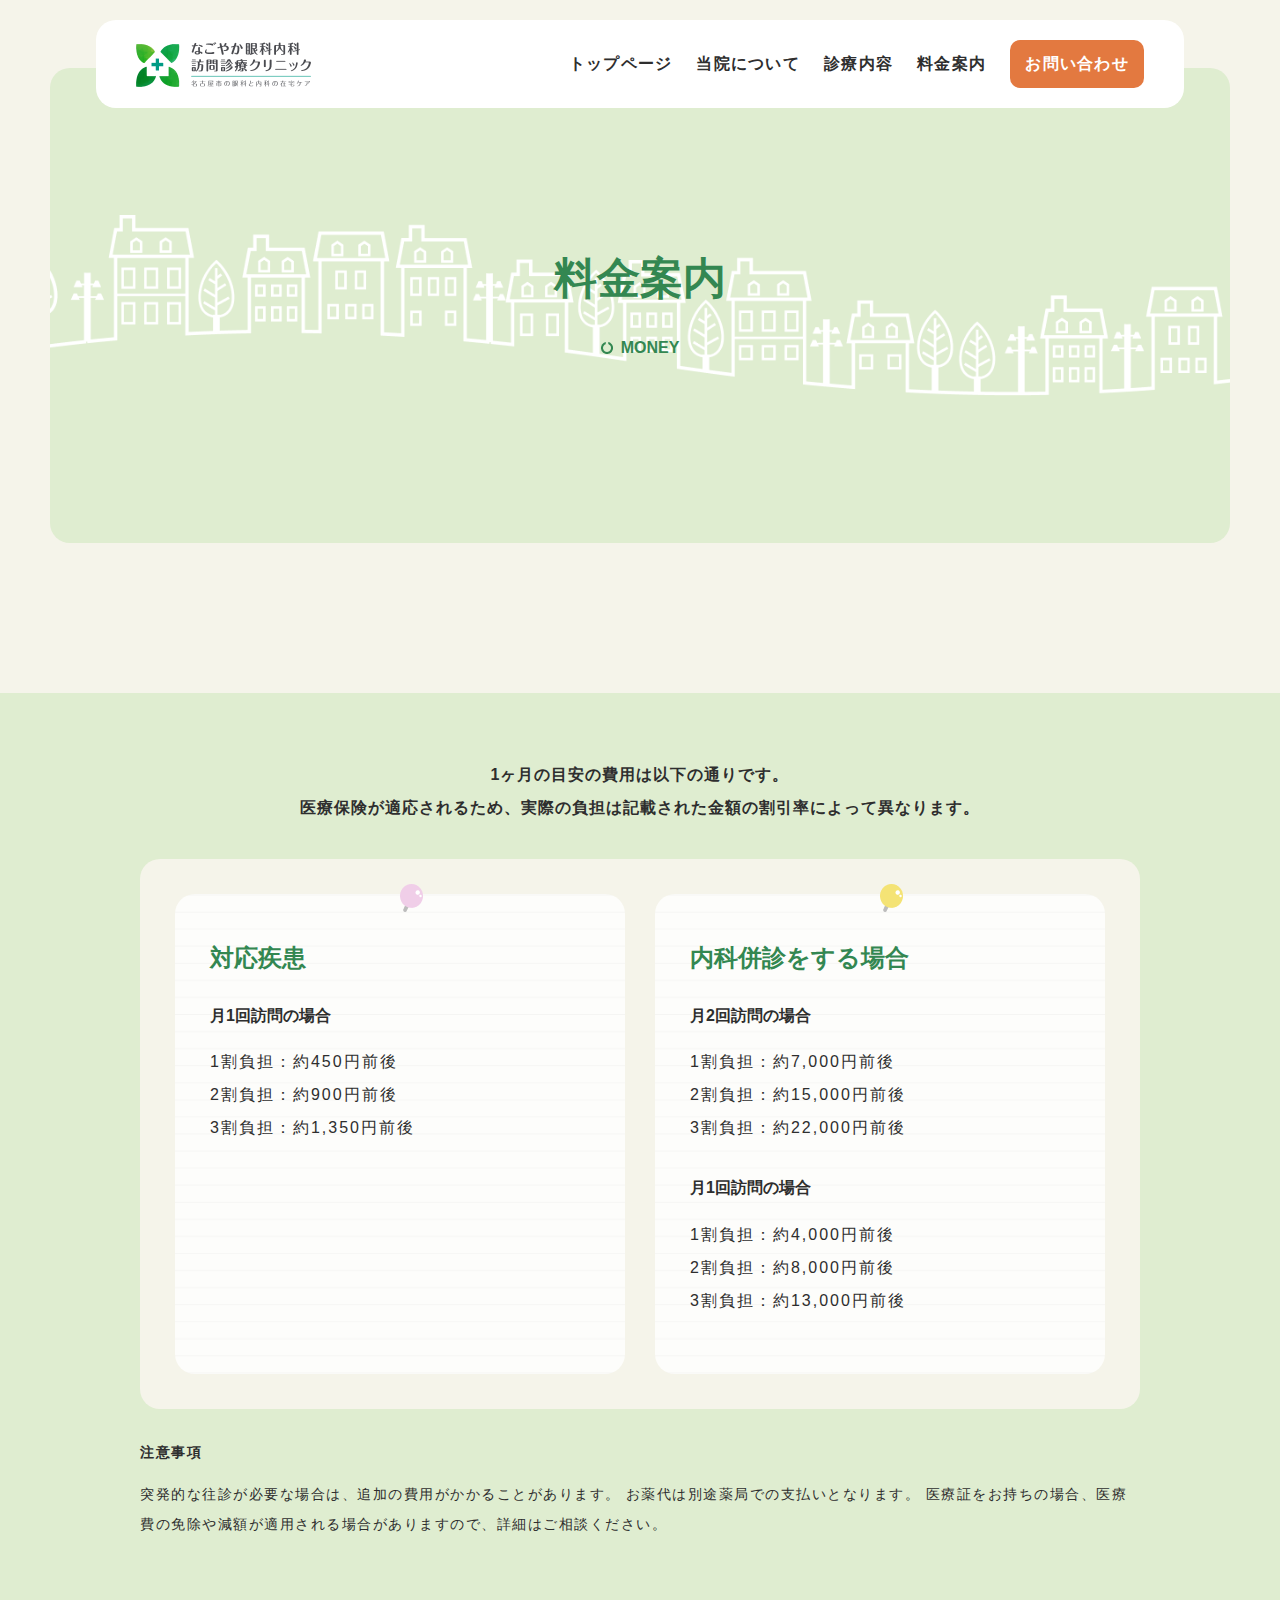
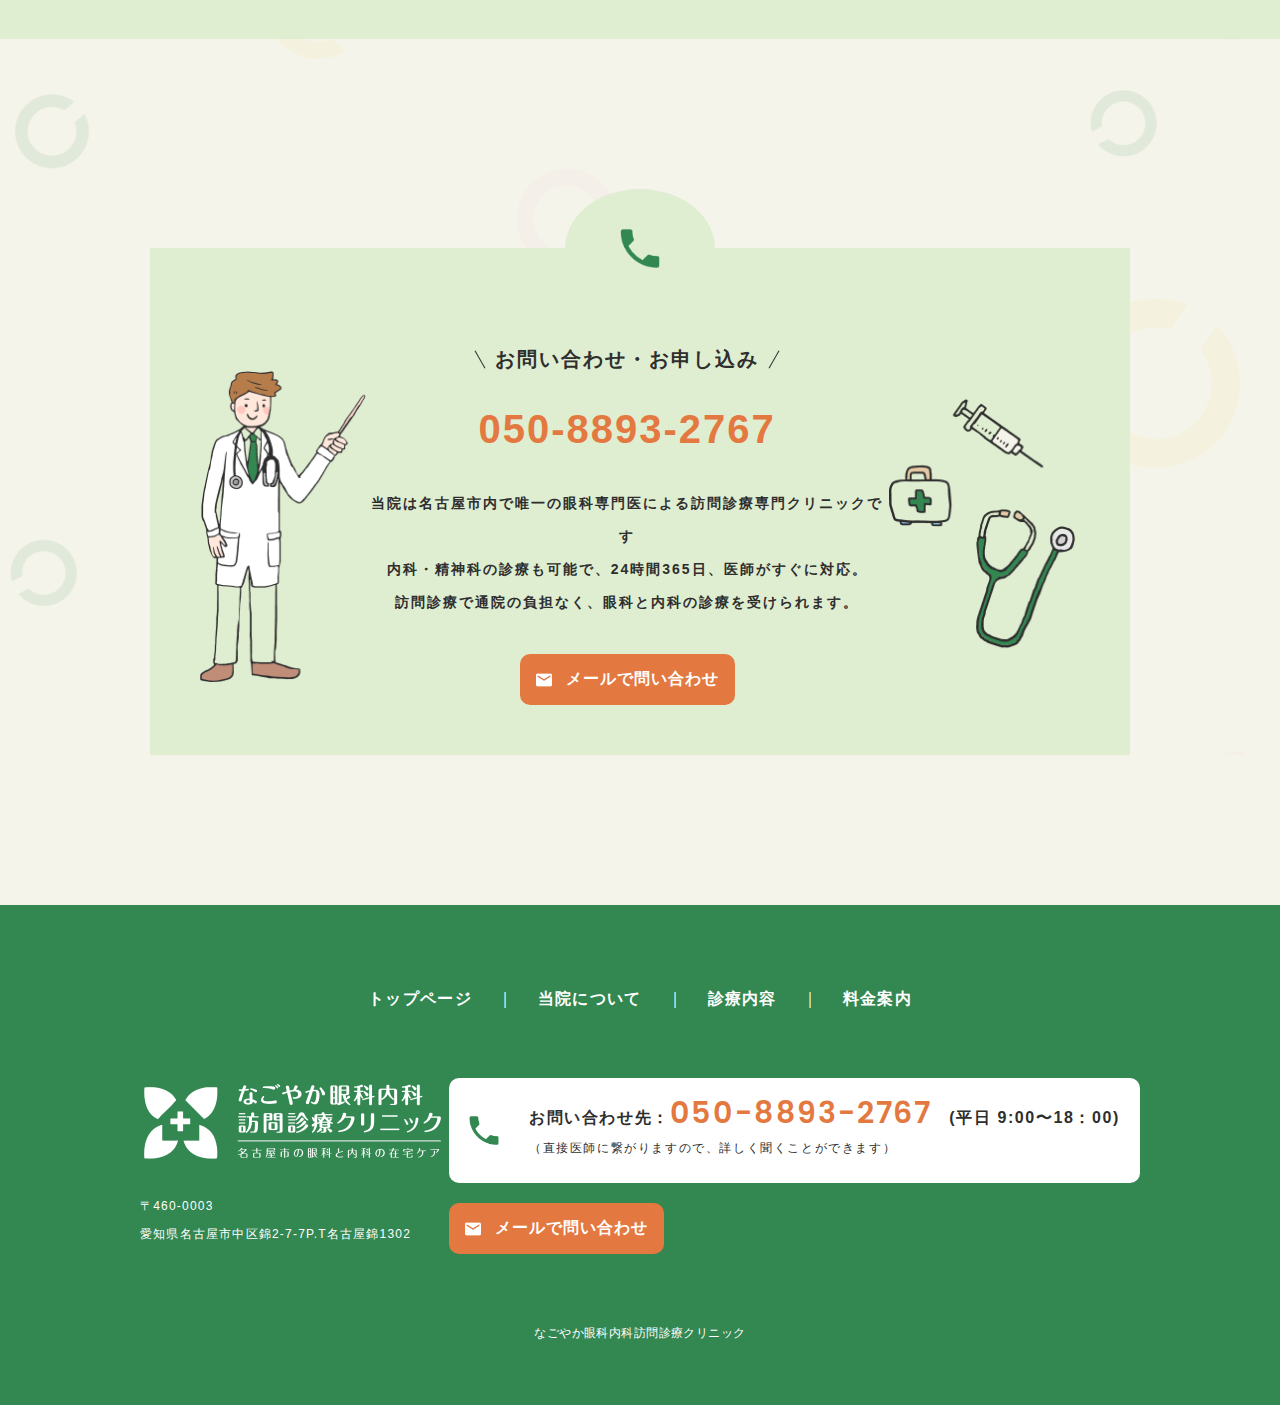
<file: money.html>
<!DOCTYPE html>
<html lang="ja">
<head>
  <meta charset="UTF-8">
  <meta name="viewport" content="width=device-width, initial-scale=1.0">
  <title>料金案内</title>
  <!-- OGP -->
  <meta property="og:url" content=""> <!-- //ページのURLを設定 -->
  <meta property="og:title" content=""> <!-- ページのタイトル -->
  <meta property="og:description" content=""> <!-- ページのディスクリプション -->
  <meta property="og:site_name" content=""> <!-- サイトの名前 -->
  <meta property="og:image" content=""> <!-- OGP画像 -->
  <meta property="og:locale" content="ja_JP"> <!-- ページの国コード -->
  <!-- Import Google Fonts -->
  <link rel="preconnect" href="https://fonts.googleapis.com">
  <link rel="preconnect" href="https://fonts.gstatic.com" crossorigin>
  <link href="https://fonts.googleapis.com/css2?family=Noto+Sans+JP:wght@400;500;700&display=swap" rel="stylesheet">
  <link href="https://fonts.googleapis.com/css2?family=Zen+Kaku+Gothic+New&display=swap" rel="stylesheet">
  <link href="https://fonts.googleapis.com/css2?family=Poppins:ital,wght@0,100;0,200;0,300;0,400;0,500;0,600;0,700;0,800;0,900;1,100;1,200;1,300;1,400;1,500;1,600;1,700;1,800;1,900&family=Zen+Kaku+Gothic+New&display=swap" rel="stylesheet">
  <link rel="stylesheet" href="assets/css/styles.css">
  <link rel="stylesheet" href="https://cdn.jsdelivr.net/npm/swiper@11/swiper-bundle.min.css">
  <link rel="stylesheet" href="https://code.jquery.com/jquery-3.7.1.min.js">
</head>
<body class="l-body">
  <div class="l-wrapper">
    <!-- ===== header ===== -->
    <header class="header">
      <div class="header-inner l-inner">
        <div class="header-logo">
          <img src="assets/images/header-logo.png" alt="">
        </div>
        <nav class="header-nav">
          <ul class="header-nav__list">
            <li class="header-nav__item"><a href="index.html">トップページ</a></li>
            <li class="header-nav__item"><a href="about.html">当院について</a></li>
            <li class="header-nav__item"><a href="treatment.html">診療内容</a></li>
            <li class="header-nav__item"><a href="money.html">料金案内</a></li>
            <li class="header-nav__item"><a href="contact.html">お問い合わせ</a></li>
          </ul>
        </nav>
      </div>
    </header>
    <div class="c-page-head">
      <div class="c-page-head-inner">
        <div class="c-page-head-block">
          <h1 class="c-page-head__heading">料金案内</h1>
          <div class="c-page-head__heading__text__block">
            <div class="c-page-head__heading__text__img">
              <img src="assets/images/furigana-icon.png" alt="">
            </div>
            <p class="c-page-head__heading__text">MONEY</p>
          </div>
        </div>
      </div>
    </div>
    <main class="p-money-main l-main">
      <section class="p-money l-section">
        <div class="p-money__inner l-inner">
          <div class="p-money-desc">
            <p>
              1ヶ月の目安の費用は以下の通りです。<br>
              医療保険が適応されるため、実際の負担は記載された金額の割引率によって異なります。
            </p>
          </div>
          <div class="p-money-cards">
            <div class="p-money-cards-card">
              <div class="p-money-cards-card__heading">
                <h2>対応疾患</h2>
              </div>
              <div class="p-money-cards-card__content">
                <div class="p-money-cards-card__content__box">
                  <div class="p-money-cards-card__content__heading">月1回訪問の場合</div>
                  <div class="p-money-cards-card__content__textBox">
                    <p>1割負担：約450円前後</p>
                    <p>2割負担：約900円前後</p>
                    <p>3割負担：約1,350円前後</p>
                  </div>
                </div>
              </div>
            </div>
            <div class="p-money-cards-card">
              <div class="p-money-cards-card__heading">
                <h2>内科併診をする場合</h2>
              </div>
              <div class="p-money-cards-card__content">
                <div class="p-money-cards-card__content__box">
                  <div class="p-money-cards-card__content__heading">月2回訪問の場合</div>
                  <div class="p-money-cards-card__content__textBox">
                    <p>1割負担：約7,000円前後</p>
                    <p>2割負担：約15,000円前後</p>
                    <p>3割負担：約22,000円前後</p>
                  </div>
                </div>
                <div class="p-money-cards-card__content__box">
                  <div class="p-money-cards-card__content__heading">月1回訪問の場合</div>
                  <div class="p-money-cards-card__content__textBox">
                    <p>1割負担：約4,000円前後</p>
                    <p>2割負担：約8,000円前後</p>
                    <p>3割負担：約13,000円前後</p>
                  </div>
                </div>
              </div>
            </div>
          </div>
          <div class="p-money-caution">
            <div class="p-money-caution__heading">注意事項</div>
            <p>
              突発的な往診が必要な場合は、追加の費用がかかることがあります。
              お薬代は別途薬局での支払いとなります。
              医療証をお持ちの場合、医療費の免除や減額が適用される場合がありますので、詳細はご相談ください。
            </p>
          </div>
        </div>
      </section>
      <section class="c-banner-contact l-setion">
        <div class="c-banner-contact-inner">
          <div class="c-banner-contact-block">
            <div class="c-banner-contact-block__img">
              <img src="assets/images/phone-icon.png" alt="">
            </div>
            <div class="c-banner-contact-block-body">
              <div class="c-banner-contact-block-body__img">
                <img src="assets/images/contact-field-1.png" alt="">
              </div>
              <div class="c-banner-contact-block-body__phoneNumber">
                <p class="c-banner-contact-block-body__phoneNumber__desc">お問い合わせ・お申し込み</p>
                <p class="c-banner-contact-block-body__phoneNumber__number">050-8893-2767</p>
                <p class="c-banner-contact-block-body__phoneNumber__text">
                  当院は名古屋市内で唯一の眼科専門医による訪問診療専門クリニックです<br>
                  内科・精神科の診療も可能で、24時間365日、医師がすぐに対応。<br>
                  訪問診療で通院の負担なく、眼科と内科の診療を受けられます。
                </p>
                <a href="contact.html" class="c-banner-contact-block-body__email c-email-btn">
                  <div class="c-banner-contact-block-body__email__img c-email-btn-img">
                    <img src="assets/images/email-icon.png" alt="">
                  </div>
                  <div class="c-email-btn-text">メールで問い合わせ</div>
                </a>
              </div>
              <div class="c-banner-contact-block-body-block-body__img">
                <img src="assets/images/contact-field-2.png" alt="">
              </div>
            </div>
          </div>
        </div>
      </section>
    </main>
    <!-- ===== footer ===== -->
    <footer class="footer p-contact-footer">
      <div class="footer-inner l-inner">
        <nav class="footer-nav">
          <ul class="footer-nav__list">
            <li class="footer-nav__item"><a href="index.html">トップページ</a></li>
            <span>｜</span>
            <li class="footer-nav__item"><a href="about.html">当院について</a></li>
            <span>｜</span>
            <li class="footer-nav__item"><a href="treatment.html">診療内容</a></li>
            <span>｜</span>
            <li class="footer-nav__item"><a href="money.html">料金案内</a></li>
          </ul>
        </nav>
        <div class="footer-info__inner">
          <div class="footer-info-logo">
            <img src="assets/images/footer-logo.png" alt="">
            <div class="footer-info-logo__address">
              <p>〒460-0003 <br>愛知県名古屋市中区錦2-7-7P.T名古屋錦1302</p>
            </div>
          </div>
          <div class="footer-info-body">
            <div class="footer-info-body__phoneNumber">
              <div class="footer-info-body__phoneNumber__img">
                <img src="assets/images/phone-icon.png" alt="">
              </div>
              <div class="footer-info-body__phoneNumber__text">
                <p>お問い合わせ先：<span>050-8893-2767</span>　(平日 9:00〜18：00)</p>
                <p>（直接医師に繋がりますので、詳しく聞くことができます）</p>
              </div>
            </div>
            <a href="contact.html" class="footer-info-body__email c-email-btn">
              <div class="footer-info-body__email__img c-email-btn-img">
                <img src="assets/images/email-icon.png" alt="">
              </div>
              <p class="c-email-btn-text">メールで問い合わせ</p>
            </a>
          </div>
        </div>
        <div class="footer-copyright">
          <small>なごやか眼科内科訪問診療クリニック</small>
        </div>
      </div>
    </footer>
    <script src="assets/js/main.js"></script>
  </div>
</body>
</html>
</file>
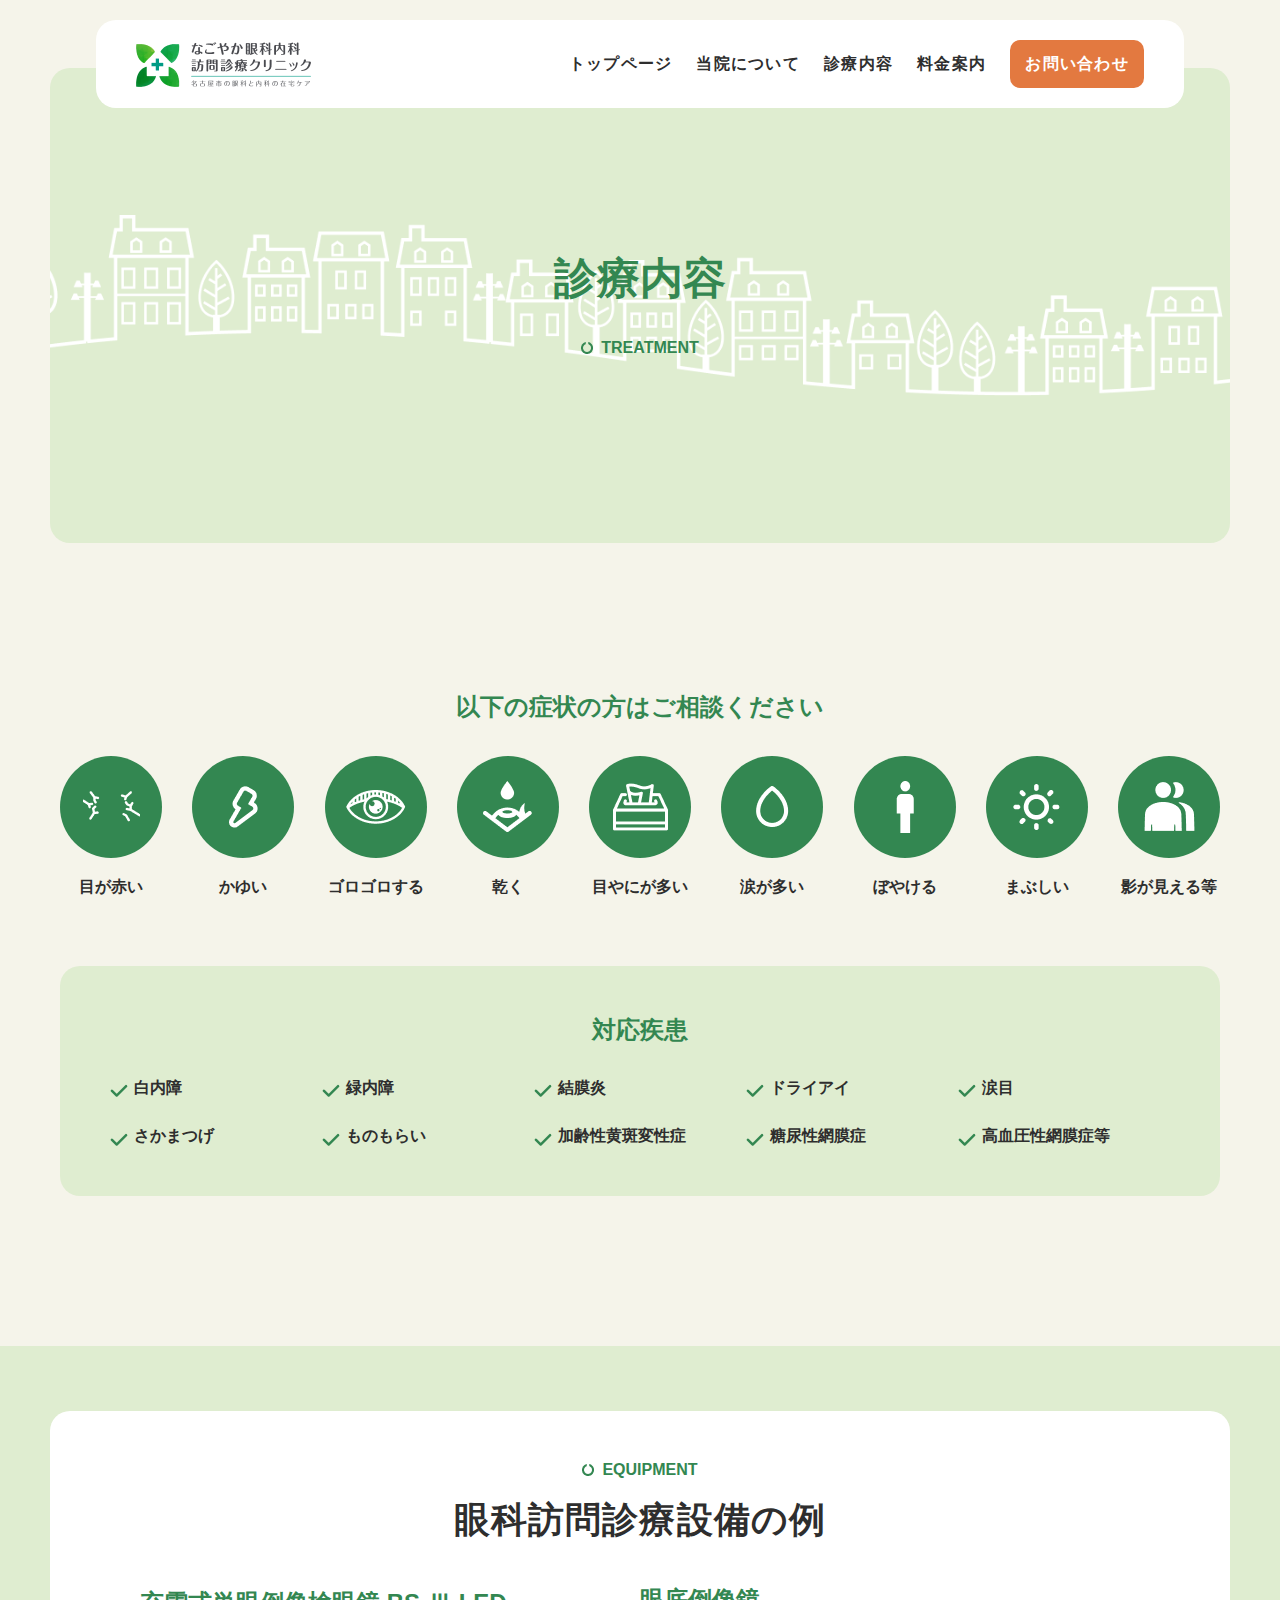
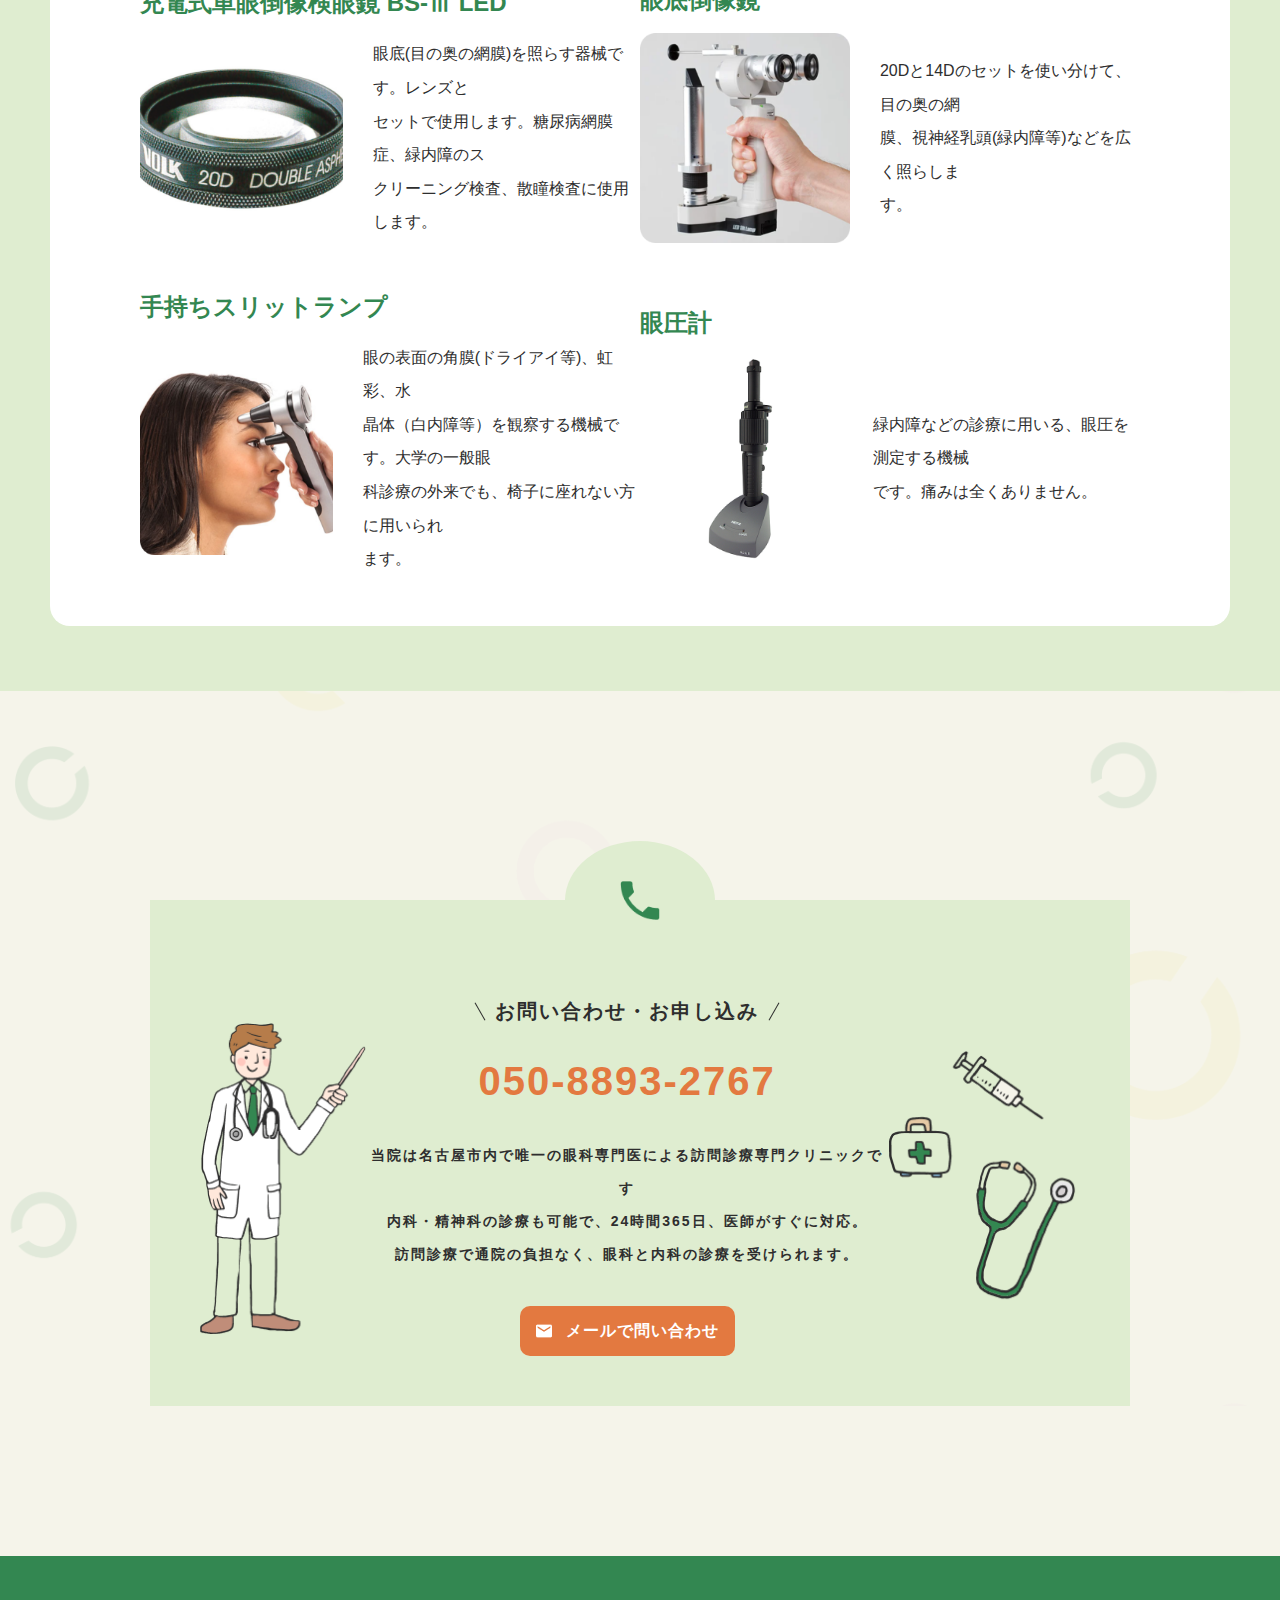
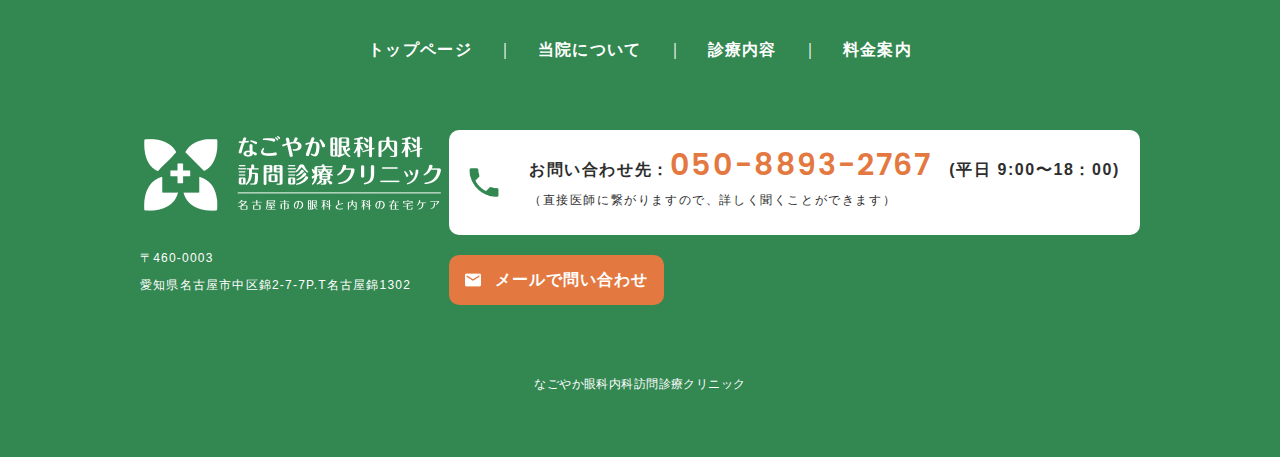
<file: treatment.html>
<!DOCTYPE html>
<html lang="ja">
<head>
  <meta charset="UTF-8">
  <meta name="viewport" content="width=device-width, initial-scale=1.0">
  <title>診療内容</title>
  <!-- OGP -->
  <meta property="og:url" content=""> <!-- //ページのURLを設定 -->
  <meta property="og:title" content=""> <!-- ページのタイトル -->
  <meta property="og:description" content=""> <!-- ページのディスクリプション -->
  <meta property="og:site_name" content=""> <!-- サイトの名前 -->
  <meta property="og:image" content=""> <!-- OGP画像 -->
  <meta property="og:locale" content="ja_JP"> <!-- ページの国コード -->
  <!-- Import Google Fonts -->
  <link rel="preconnect" href="https://fonts.googleapis.com">
  <link rel="preconnect" href="https://fonts.gstatic.com" crossorigin>
  <link href="https://fonts.googleapis.com/css2?family=Noto+Sans+JP:wght@400;500;700&display=swap" rel="stylesheet">
  <link href="https://fonts.googleapis.com/css2?family=Zen+Kaku+Gothic+New&display=swap" rel="stylesheet">
  <link href="https://fonts.googleapis.com/css2?family=Poppins:ital,wght@0,100;0,200;0,300;0,400;0,500;0,600;0,700;0,800;0,900;1,100;1,200;1,300;1,400;1,500;1,600;1,700;1,800;1,900&family=Zen+Kaku+Gothic+New&display=swap" rel="stylesheet">
  <link rel="stylesheet" href="assets/css/styles.css">
  <link rel="stylesheet" href="https://cdn.jsdelivr.net/npm/swiper@11/swiper-bundle.min.css">
  <link rel="stylesheet" href="https://code.jquery.com/jquery-3.7.1.min.js">
</head>
<body class="l-body">
  <div class="l-wrapper">
    <!-- ===== header ===== -->
    <header class="header">
      <div class="header-inner l-inner">
        <div class="header-logo">
          <img src="assets/images/header-logo.png" alt="">
        </div>
        <nav class="header-nav">
          <ul class="header-nav__list">
            <li class="header-nav__item"><a href="index.html">トップページ</a></li>
            <li class="header-nav__item"><a href="about.html">当院について</a></li>
            <li class="header-nav__item"><a href="treatment.html">診療内容</a></li>
            <li class="header-nav__item"><a href="money.html">料金案内</a></li>
            <li class="header-nav__item"><a href="contact.html">お問い合わせ</a></li>
          </ul>
        </nav>
      </div>
    </header>
    <div class="c-page-head">
      <div class="c-page-head-inner">
        <div class="c-page-head-block">
          <h1 class="c-page-head__heading">診療内容</h1>
          <div class="c-page-head__heading__text__block">
            <div class="c-page-head__heading__text__img">
              <img src="assets/images/furigana-icon.png" alt="">
            </div>
            <p class="c-page-head__heading__text">TREATMENT</p>
          </div>
        </div>
      </div>
    </div>
    <main class="p-treatment-main l-main">
      <section class="p-treatment-symptoms">
        <div class="p-treatment-symptoms__inner l-inner">
          <div class="p-treatment-symptoms__block">
            <div class="p-treatment-symptoms__heading">
              <h3 class="c-sub-heading">以下の症状の方はご相談ください</h3>
            </div>
            <div class="p-treatment-symptoms__radius__inner">
              <div class="p-treatment-symptoms__radius">
                <div class="p-treatment-symptoms__radius__img">
                  <img src="assets/images/treatment-symptoms-1.png" alt="">
                </div>
                <div class="p-treatment-symptoms__radius__desc">
                  <p>目が赤い</p>
                </div>
              </div>
              <div class="p-treatment-symptoms__radius">
                <div class="p-treatment-symptoms__radius__img">
                  <img src="assets/images/treatment-symptoms-2.png" alt="">
                </div>
                <div class="p-treatment-symptoms__radius__desc">
                  <p>かゆい</p>
                </div>
              </div>
              <div class="p-treatment-symptoms__radius">
                <div class="p-treatment-symptoms__radius__img">
                  <img src="assets/images/treatment-symptoms-3.png" alt="">
                </div>
                <div class="p-treatment-symptoms__radius__desc">
                  <p>ゴロゴロする</p>
                </div>
              </div>
              <div class="p-treatment-symptoms__radius">
                <div class="p-treatment-symptoms__radius__img">
                  <img src="assets/images/treatment-symptoms-4.png" alt="">
                </div>
                <div class="p-treatment-symptoms__radius__desc">
                  <p>乾く</p>
                </div>
              </div>
              <div class="p-treatment-symptoms__radius">
                <div class="p-treatment-symptoms__radius__img">
                  <img src="assets/images/treatment-symptoms-5.png" alt="">
                </div>
                <div class="p-treatment-symptoms__radius__desc">
                  <p>目やにが多い</p>
                </div>
              </div>
              <div class="p-treatment-symptoms__radius">
                <div class="p-treatment-symptoms__radius__img">
                  <img src="assets/images/treatment-symptoms-6.png" alt="">
                </div>
                <div class="p-treatment-symptoms__radius__desc">
                  <p>涙が多い</p>
                </div>
              </div>
              <div class="p-treatment-symptoms__radius">
                <div class="p-treatment-symptoms__radius__img">
                  <img src="assets/images/treatment-symptoms-7.png" alt="">
                </div>
                <div class="p-treatment-symptoms__radius__desc">
                  <p>ぼやける</p>
                </div>
              </div>
              <div class="p-treatment-symptoms__radius">
                <div class="p-treatment-symptoms__radius__img">
                  <img src="assets/images/treatment-symptoms-8.png" alt="">
                </div>
                <div class="p-treatment-symptoms__radius__desc">
                  <p>まぶしい</p>
                </div>
              </div>
              <div class="p-treatment-symptoms__radius">
                <div class="p-treatment-symptoms__radius__img">
                  <img src="assets/images/treatment-symptoms-9.png" alt="">
                </div>
                <div class="p-treatment-symptoms__radius__desc">
                  <p>影が見える等</p>
                </div>
              </div>
            </div>
          </div>
          <div class="p-treatment-symptoms-indication__block">
            <div class="p-treatment-symptoms-indication__heading">
              <h3 class="c-sub-heading">対応疾患</h3>
            </div>
            <ul class="p-treatment-symptoms-indication__list">
              <li class="p-treatment-symptoms-indication__item">
                <div class="p-treatment-symptoms-indication__item__img">
                  <img src="assets/images/check-icon.png" alt="">
                </div>
                <div class="p-treatment-symptoms-indication__item__name">
                  <p>白内障</p>
                </div>
              </li>
              <li class="p-treatment-symptoms-indication__item">
                <div class="p-treatment-symptoms-indication__item__img">
                  <img src="assets/images/check-icon.png" alt="">
                </div>
                <div class="p-treatment-symptoms-indication__item__name">
                  <p>緑内障</p>
                </div>
              </li>
              <li class="p-treatment-symptoms-indication__item">
                <div class="p-treatment-symptoms-indication__item__img">
                  <img src="assets/images/check-icon.png" alt="">
                </div>
                <div class="p-treatment-symptoms-indication__item__name">
                  <p>結膜炎</p>
                </div>
              </li>
              <li class="p-treatment-symptoms-indication__item">
                <div class="p-treatment-symptoms-indication__item__img">
                  <img src="assets/images/check-icon.png" alt="">
                </div>
                <div class="p-treatment-symptoms-indication__item__name">
                  <p>ドライアイ</p>
                </div>
              </li>
              <li class="p-treatment-symptoms-indication__item">
                <div class="p-treatment-symptoms-indication__item__img">
                  <img src="assets/images/check-icon.png" alt="">
                </div>
                <div class="p-treatment-symptoms-indication__item__name">
                  <p>涙目</p>
                </div>
              </li>
              <li class="p-treatment-symptoms-indication__item">
                <div class="p-treatment-symptoms-indication__item__img">
                  <img src="assets/images/check-icon.png" alt="">
                </div>
                <div class="p-treatment-symptoms-indication__item__name">
                  <p>さかまつげ</p>
                </div>
              </li>
              <li class="p-treatment-symptoms-indication__item">
                <div class="p-treatment-symptoms-indication__item__img">
                  <img src="assets/images/check-icon.png" alt="">
                </div>
                <div class="p-treatment-symptoms-indication__item__name">
                  <p>ものもらい</p>
                </div>
              </li>
              <li class="p-treatment-symptoms-indication__item">
                <div class="p-treatment-symptoms-indication__item__img">
                  <img src="assets/images/check-icon.png" alt="">
                </div>
                <div class="p-treatment-symptoms-indication__item__name">
                  <p>加齢性黄斑変性症</p>
                </div>
              </li>
              <li class="p-treatment-symptoms-indication__item">
                <div class="p-treatment-symptoms-indication__item__img">
                  <img src="assets/images/check-icon.png" alt="">
                </div>
                <div class="p-treatment-symptoms-indication__item__name">
                  <p>糖尿性網膜症</p>
                </div>
              </li>
              <li class="p-treatment-symptoms-indication__item">
                <div class="p-treatment-symptoms-indication__item__img">
                  <img src="assets/images/check-icon.png" alt="">
                </div>
                <div class="p-treatment-symptoms-indication__item__name">
                  <p>高血圧性網膜症等</p>
                </div>
              </li>
            </ul>
          </div>
        </div>
      </section>
      <section class="p-treatment-equipment l-section">
        <div class="p-treatment-equipment__inner l-inner">
          <div class="p-treatment-equipment__block">
            <div class="p-treatment-equipment__heading c-heading-block">
              <div class="p-treatment-equipment__heading__text c-page-head__heading__text__block">
                <div class="c-page-head__heading__text__img">
                  <img src="assets/images/furigana-icon.png" alt="">
                </div>
                <p class="c-page-head__heading__text">EQUIPMENT</p>
              </div>
              <h2 class="c-heading">眼科訪問診療設備の例</h2>
            </div>
            <div class="p-treatment-equipment__body">
              <div class="p-treatment-equipment__content">
                <div class="p-treatment-equipment__content__name">
                  <h3 class="c-sub-heading">充電式単眼倒像検眼鏡 BS-Ⅲ LED</h3>
                </div>
                <div class="p-treatment-equipment__content__flex">
                  <div class="p-treatment-equipment__content__img">
                    <img src="assets/images/equipment-1.png" alt="">
                  </div>
                  <div class="p-treatment-equipment__content__text">
                    <p>
                      眼底(目の奥の網膜)を照らす器械です。レンズと<br>
                      セットで使用します。糖尿病網膜症、緑内障のス<br>
                      クリーニング検査、散瞳検査に使用します。
                    </p>
                  </div>
                </div>
              </div>
              <div class="p-treatment-equipment__content">
                <div class="p-treatment-equipment__content__name">
                  <h3 class="c-sub-heading">眼底倒像鏡</h3>
                </div>
                <div class="p-treatment-equipment__content__flex">
                  <div class="p-treatment-equipment__content__img">
                    <img src="assets/images/equipment-2.png" alt="">
                  </div>
                  <div class="p-treatment-equipment__content__text">
                    <p>
                      20Dと14Dのセットを使い分けて、目の奥の網<br>
                      膜、視神経乳頭(緑内障等)などを広く照らしま<br>
                      す。
                    </p>
                  </div>
                </div>
              </div>
              <div class="p-treatment-equipment__content">
                <div class="p-treatment-equipment__content__name">
                  <h3 class="c-sub-heading">手持ちスリットランプ</h3>
                </div>
                <div class="p-treatment-equipment__content__flex">
                  <div class="p-treatment-equipment__content__img">
                    <img src="assets/images/equipment-3.png" alt="">
                  </div>
                  <div class="p-treatment-equipment__content__text">
                    <p>
                      眼の表面の角膜(ドライアイ等)、虹彩、水<br>
                      晶体（白内障等）を観察する機械です。大学の一般眼<br>
                      科診療の外来でも、椅子に座れない方に用いられ<br>
                      ます。
                    </p>
                  </div>
                </div>
              </div>
              <div class="p-treatment-equipment__content">
                <div class="p-treatment-equipment__content__name">
                  <h3 class="c-sub-heading">眼圧計</h3>
                </div>
                <div class="p-treatment-equipment__content__flex">
                  <div class="p-treatment-equipment__content__img">
                    <img src="assets/images/equipment-4.png" alt="">
                  </div>
                  <div class="p-treatment-equipment__content__text">
                    <p>
                      緑内障などの診療に用いる、眼圧を測定する機械<br>
                      です。痛みは全くありません。
                    </p>
                  </div>
                </div>
              </div>
            </div>
          </div>
        </div>
      </section>
      <section class="c-banner-contact l-setion">
        <div class="c-banner-contact-inner">
          <div class="c-banner-contact-block">
            <div class="c-banner-contact-block__img">
              <img src="assets/images/phone-icon.png" alt="">
            </div>
            <div class="c-banner-contact-block-body">
              <div class="c-banner-contact-block-body__img">
                <img src="assets/images/contact-field-1.png" alt="">
              </div>
              <div class="c-banner-contact-block-body__phoneNumber">
                <p class="c-banner-contact-block-body__phoneNumber__desc">お問い合わせ・お申し込み</p>
                <p class="c-banner-contact-block-body__phoneNumber__number">050-8893-2767</p>
                <p class="c-banner-contact-block-body__phoneNumber__text">
                  当院は名古屋市内で唯一の眼科専門医による訪問診療専門クリニックです<br>
                  内科・精神科の診療も可能で、24時間365日、医師がすぐに対応。<br>
                  訪問診療で通院の負担なく、眼科と内科の診療を受けられます。
                </p>
                <a href="contact.html" class="c-banner-contact-block-body__email c-email-btn">
                  <div class="c-banner-contact-block-body__email__img c-email-btn-img">
                    <img src="assets/images/email-icon.png" alt="">
                  </div>
                  <div class="c-email-btn-text">メールで問い合わせ</div>
                </a>
              </div>
              <div class="c-banner-contact-block-body-block-body__img">
                <img src="assets/images/contact-field-2.png" alt="">
              </div>
            </div>
          </div>
        </div>
      </section>
    </main>
    <!-- ===== footer ===== -->
    <footer class="footer p-contact-footer">
      <div class="footer-inner l-inner">
        <nav class="footer-nav">
          <ul class="footer-nav__list">
            <li class="footer-nav__item"><a href="index.html">トップページ</a></li>
            <span>｜</span>
            <li class="footer-nav__item"><a href="about.html">当院について</a></li>
            <span>｜</span>
            <li class="footer-nav__item"><a href="treatment.html">診療内容</a></li>
            <span>｜</span>
            <li class="footer-nav__item"><a href="money.html">料金案内</a></li>
          </ul>
        </nav>
        <div class="footer-info__inner">
          <div class="footer-info-logo">
            <img src="assets/images/footer-logo.png" alt="">
            <div class="footer-info-logo__address">
              <p>〒460-0003 <br>愛知県名古屋市中区錦2-7-7P.T名古屋錦1302</p>
            </div>
          </div>
          <div class="footer-info-body">
            <div class="footer-info-body__phoneNumber">
              <div class="footer-info-body__phoneNumber__img">
                <img src="assets/images/phone-icon.png" alt="">
              </div>
              <div class="footer-info-body__phoneNumber__text">
                <p>お問い合わせ先：<span>050-8893-2767</span>　(平日 9:00〜18：00)</p>
                <p>（直接医師に繋がりますので、詳しく聞くことができます）</p>
              </div>
            </div>
            <a href="contact.html" class="footer-info-body__email c-email-btn">
              <div class="footer-info-body__email__img c-email-btn-img">
                <img src="assets/images/email-icon.png" alt="">
              </div>
              <p class="c-email-btn-text">メールで問い合わせ</p>
            </a>
          </div>
        </div>
        <div class="footer-copyright">
          <small>なごやか眼科内科訪問診療クリニック</small>
        </div>
      </div>
    </footer>
    <script src="assets/js/main.js"></script>
  </div>
</body>
</html>
</file>
<file: assets/css/styles.css>
@charset "UTF-8";
/*! destyle.css v4.0.1 | MIT License | https://github.com/nicolas-cusan/destyle.css */
/* Reset box-model and set borders */
/* ============================================ */
*,
::before,
::after {
  box-sizing: border-box;
  border-style: solid;
  border-width: 0;
  min-width: 0;
}

/* Document */
/* ============================================ */
/**
 * 1. Correct the line height in all browsers.
 * 2. Prevent adjustments of font size after orientation changes in iOS.
 * 3. Remove gray overlay on links for iOS.
 */
html {
  line-height: 1.15; /* 1 */
  -webkit-text-size-adjust: 100%; /* 2 */
  -webkit-tap-highlight-color: transparent; /* 3*/
}

/* Sections */
/* ============================================ */
/**
 * Remove the margin in all browsers.
 */
body {
  margin: 0;
}

/**
 * Render the `main` element consistently in IE.
 */
main {
  display: block;
}

/* Vertical rhythm */
/* ============================================ */
p,
table,
blockquote,
address,
pre,
iframe,
form,
figure,
dl {
  margin: 0;
}

/* Headings */
/* ============================================ */
h1,
h2,
h3,
h4,
h5,
h6 {
  font-size: inherit;
  font-weight: inherit;
  margin: 0;
}

/* Lists (enumeration) */
/* ============================================ */
ul,
ol {
  margin: 0;
  padding: 0;
  list-style: none;
}

/* Lists (definition) */
/* ============================================ */
dt {
  font-weight: bold;
}

dd {
  margin-left: 0;
}

/* Grouping content */
/* ============================================ */
/**
 * 1. Add the correct box sizing in Firefox.
 * 2. Show the overflow in Edge and IE.
 */
hr {
  box-sizing: content-box; /* 1 */
  height: 0; /* 1 */
  overflow: visible; /* 2 */
  border-top-width: 1px;
  margin: 0;
  clear: both;
  color: inherit;
}

/**
 * 1. Correct the inheritance and scaling of font size in all browsers.
 * 2. Correct the odd `em` font sizing in all browsers.
 */
pre {
  font-family: monospace, monospace; /* 1 */
  font-size: inherit; /* 2 */
}

address {
  font-style: inherit;
}

/* Text-level semantics */
/* ============================================ */
/**
 * Remove the gray background on active links in IE 10.
 */
a {
  background-color: transparent;
  text-decoration: none;
  color: inherit;
}

/**
 * 1. Remove the bottom border in Chrome 57-
 * 2. Add the correct text decoration in Chrome, Edge, IE, Opera, and Safari.
 */
abbr[title] {
  -webkit-text-decoration: underline dotted;
          text-decoration: underline dotted; /* 2 */
}

/**
 * Add the correct font weight in Chrome, Edge, and Safari.
 */
b,
strong {
  font-weight: bolder;
}

/**
 * 1. Correct the inheritance and scaling of font size in all browsers.
 * 2. Correct the odd `em` font sizing in all browsers.
 */
code,
kbd,
samp {
  font-family: monospace, monospace; /* 1 */
  font-size: inherit; /* 2 */
}

/**
 * Add the correct font size in all browsers.
 */
small {
  font-size: 80%;
}

/**
 * Prevent `sub` and `sup` elements from affecting the line height in
 * all browsers.
 */
sub,
sup {
  font-size: 75%;
  line-height: 0;
  position: relative;
  vertical-align: baseline;
}

sub {
  bottom: -0.25em;
}

sup {
  top: -0.5em;
}

/* Replaced content */
/* ============================================ */
/**
 * Prevent vertical alignment issues.
 */
svg,
img,
embed,
object,
iframe {
  vertical-align: bottom;
}

/* Forms */
/* ============================================ */
/**
 * Reset form fields to make them styleable.
 * 1. Make form elements stylable across systems iOS especially.
 * 2. Inherit text-transform from parent.
 */
button,
input,
optgroup,
select,
textarea {
  -webkit-appearance: none; /* 1 */
  -moz-appearance: none;
       appearance: none;
  vertical-align: middle;
  color: inherit;
  font: inherit;
  background: transparent;
  padding: 0;
  margin: 0;
  border-radius: 0;
  text-align: inherit;
  text-transform: inherit; /* 2 */
}

/**
 * Correct cursors for clickable elements.
 */
button,
[type=button],
[type=reset],
[type=submit] {
  cursor: pointer;
}

button:disabled,
[type=button]:disabled,
[type=reset]:disabled,
[type=submit]:disabled {
  cursor: default;
}

/**
 * Improve outlines for Firefox and unify style with input elements & buttons.
 */
:-moz-focusring {
  outline: auto;
}

select:disabled {
  opacity: inherit;
}

/**
 * Remove padding
 */
option {
  padding: 0;
}

/**
 * Reset to invisible
 */
fieldset {
  margin: 0;
  padding: 0;
  min-width: 0;
}

legend {
  padding: 0;
}

/**
 * Add the correct vertical alignment in Chrome, Firefox, and Opera.
 */
progress {
  vertical-align: baseline;
}

/**
 * Remove the default vertical scrollbar in IE 10+.
 */
textarea {
  overflow: auto;
}

/**
 * Correct the cursor style of increment and decrement buttons in Chrome.
 */
[type=number]::-webkit-inner-spin-button,
[type=number]::-webkit-outer-spin-button {
  height: auto;
}

/**
 * Correct the outline style in Safari.
 */
[type=search] {
  outline-offset: -2px; /* 1 */
}

/**
 * Remove the inner padding in Chrome and Safari on macOS.
 */
[type=search]::-webkit-search-decoration {
  -webkit-appearance: none;
}

/**
 * 1. Correct the inability to style clickable types in iOS and Safari.
 * 2. Fix font inheritance.
 */
::-webkit-file-upload-button {
  -webkit-appearance: button; /* 1 */
  font: inherit; /* 2 */
}

/**
 * Fix appearance for Firefox
 */
[type=number] {
  -moz-appearance: textfield;
}

/**
 * Clickable labels
 */
label[for] {
  cursor: pointer;
}

/* Interactive */
/* ============================================ */
/*
 * Add the correct display in Edge, IE 10+, and Firefox.
 */
details {
  display: block;
}

/*
 * Add the correct display in all browsers.
 */
summary {
  display: list-item;
}

/*
 * Remove outline for editable content.
 */
[contenteditable]:focus {
  outline: auto;
}

/* Tables */
/* ============================================ */
/**
1. Correct table border color inheritance in all Chrome and Safari.
*/
table {
  border-color: inherit; /* 1 */
  border-collapse: collapse;
}

caption {
  text-align: left;
}

td,
th {
  vertical-align: top;
  padding: 0;
}

th {
  text-align: left;
  font-weight: bold;
}

html {
  scroll-behavior: smooth;
  scroll-padding-top: 70px;
}

body {
  font-family: "Montserrat", Arial, "Hiragino Kaku Gothic ProN", "Hiragino Sans", Meiryo, sans-serif;
}

a {
  text-decoration: none;
}

img {
  max-width: 100%;
  vertical-align: bottom;
}

.l-body {
  color: #2E2E2E;
  font-family: "Yu Gothic", "YuGothic", sans-serif;
}

.l-wrapper {
  width: 100%;
  background-color: #F5F4EA;
}
.l-wrapper img {
  width: 100%;
}

.header {
  max-width: 1300px;
  width: 85%;
  padding-top: 20px;
  margin: 0 auto;
  position: relative;
  z-index: 1;
}
.header-inner {
  background-color: #fff;
  border-radius: 20px;
  display: flex;
  justify-content: space-between;
  align-items: center;
  padding: 20px 40px;
}
.header-nav__list {
  display: flex;
  align-items: center;
}
.header-nav__item {
  margin-left: 24px;
}
.header-nav__item a {
  font-weight: 600;
  letter-spacing: 0.08em;
}
.header-nav__item:last-child {
  background-color: #E37940;
  border-radius: 10px;
  color: #fff;
  padding: 15px;
}

.footer {
  padding-top: 150px;
}
.footer-inner {
  background-color: #338751;
  padding: 85px 140px 65px 140px;
}
.footer-nav__list {
  display: flex;
  align-items: center;
  justify-content: center;
}
.footer-nav__item {
  color: #FFFFFF;
}
.footer-nav__item a {
  font-weight: 700;
  letter-spacing: 0.08em;
}
.footer-nav span {
  color: #FFFFFF;
  display: inline-block;
  margin: 0 25px;
}
.footer-info__inner {
  max-width: 1160px;
  display: flex;
  align-items: center;
  justify-content: space-between;
  padding-top: 70px;
}
.footer-info-logo__address {
  color: #FFFFFF;
  font-size: 0.75rem;
  letter-spacing: 0.1em;
  line-height: 27.6px;
  padding-top: 30px;
}
.footer-info-body__phoneNumber {
  background-color: #FFFFFF;
  border-radius: 10px;
  display: flex;
  align-items: center;
  padding: 20px;
}
.footer-info-body__phoneNumber__img {
  max-width: 30px;
  height: auto;
}
.footer-info-body__phoneNumber__text {
  letter-spacing: 0.1em;
}
.footer-info-body__phoneNumber__text p {
  line-height: 30px;
  margin-left: 30px;
}
.footer-info-body__phoneNumber__text p:first-child {
  font-weight: bold;
}
.footer-info-body__phoneNumber__text p:last-child {
  font-size: 0.75rem;
}
.footer-info-body__phoneNumber__text p span {
  color: #E37940;
  font-family: "Poppins", serif;
  font-size: 30px;
  font-weight: 600;
}
.footer-copyright {
  color: #FFFFFF;
  font-size: 0.9rem;
  letter-spacing: 0.03em;
  text-align: center;
  padding-top: 70px;
}

.l-main {
  padding-top: 150px;
}

.l-section {
  background-color: #DFEDD0;
  margin: 0 auto;
  margin-top: 150px;
}

.l-inner {
  margin: 0 auto;
}

.c-heading {
  font-size: 2.25em;
  font-weight: bold;
  letter-spacing: 0.03em;
  margin-top: 20px;
  text-align: center;
}

.c-sub-heading {
  color: #338751;
  font-size: 1.5em;
  font-weight: bold;
}

.c-page-head {
  width: 100%;
  margin-top: -40px;
  text-align: center;
}
.c-page-head-inner {
  height: 475px;
  background-image: url(../images/head-bg.png);
  background-color: #DFEDD0;
  background-blend-mode: lighten;
  background-size: contain;
  background-repeat: no-repeat;
  background-position: center;
  border-radius: 20px;
  display: flex;
  justify-content: center;
  align-items: center;
  margin: 0 50px;
}
.c-page-head__heading {
  color: #338751;
  font-size: 2.6875em;
  font-weight: bold;
}
.c-page-head__heading__text {
  color: #338751;
  font-weight: bold;
  margin-left: 8px;
}
.c-page-head__heading__text__block {
  display: flex;
  align-items: center;
  justify-content: center;
  margin-top: 35px;
}
.c-page-head__heading__text__img {
  width: 12px;
  margin-top: -6px;
}
.c-page-contact-inner {
  max-width: 260px;
  margin-left: auto;
  margin-top: -70px;
}
.c-page-contact__img {
  width: 60px;
  height: auto;
  margin: 0 auto;
  margin-bottom: -30px;
  background: #E37940;
  border-radius: 50%;
  padding: 15px 20px;
  position: relative;
  z-index: 1;
}
.c-page-contact__body {
  color: #FFFFFF;
  background-color: #E37940;
  border-radius: 20px;
  padding: 4px;
  margin-right: 20px;
  text-align: center;
}
.c-page-contact__body p {
  border: 1px solid #FFFFFF;
  border-radius: 20px;
  padding: 20px 0;
  padding-top: 25px;
}
.c-page-contact__body__text:first-child {
  font-family: "Poppins", serif;
  font-size: 22px;
  font-weight: 600;
}
.c-page-contact__body__text:last-child {
  font-size: 0.75rem;
}

.c-email-btn {
  width: 215px;
  background-color: #E37940;
  border-radius: 10px;
  color: #FFFFFF;
  display: flex;
  justify-content: space-between;
  align-items: center;
  padding: 16px;
  margin-top: 20px;
}
.c-email-btn-img {
  margin-top: -4px;
}
.c-email-btn-text {
  font-weight: 700;
  letter-spacing: 1px;
}

.c-banner-contact-inner {
  background-image: url(../images/cta-back.png);
  background-size: cover;
  background-position-y: 40px;
  padding: 0 150px;
  padding-top: 150px;
}
.c-banner-contact-block {
  max-width: 1160px;
  margin: 0 auto;
}
.c-banner-contact-block__img {
  width: 150px;
  background-color: #DFEDD0;
  border-radius: 50%;
  padding: 40px;
  margin: 0 auto;
  margin-bottom: -60px;
  display: flex;
  justify-content: center;
  align-items: center;
}
.c-banner-contact-block__img img {
  width: 40px;
}
.c-banner-contact-block-body {
  background-color: #DFEDD0;
  display: flex;
  align-items: center;
  justify-content: space-around;
  padding: 50px;
  padding-top: 100px;
  text-align: center;
}
.c-banner-contact-block-body__phoneNumber p {
  font-weight: bold;
  letter-spacing: 2px;
  margin-top: 35px;
}
.c-banner-contact-block-body__phoneNumber p:first-child {
  margin-top: 0;
}
.c-banner-contact-block-body__phoneNumber__desc {
  font-size: 1.25rem;
  letter-spacing: 1.6px;
  align-items: center;
  display: flex;
  justify-content: center;
}
.c-banner-contact-block-body__phoneNumber__desc::before, .c-banner-contact-block-body__phoneNumber__desc::after {
  background-color: #2E2E2E;
  content: "";
  height: 1px; /* 線の高さ */
  width: 20px; /* 線の長さ */
}
.c-banner-contact-block-body__phoneNumber__desc::before {
  margin-right: 5px; /* 文字との余白 */
  transform: rotate(60deg); /* 傾ける */
}
.c-banner-contact-block-body__phoneNumber__desc::after {
  margin-left: 5px; /* 文字との余白 */
  transform: rotate(-60deg); /* 傾ける */
}
.c-banner-contact-block-body__phoneNumber__number {
  color: #E37940;
  font-size: 40px;
}
.c-banner-contact-block-body__phoneNumber__text {
  font-size: 0.875rem;
  line-height: 33px;
}
.c-banner-contact-block-body__email {
  margin: 0 auto;
  margin-top: 35px;
}

.c-required {
  background-color: #FFFFFF;
  border-radius: 3px;
  padding: 5px;
}
.c-required-text {
  color: #E37940;
  font-size: 0.75rem;
  letter-spacing: 0.1em;
}

.c-option {
  background-color: #FFFFFF;
  border-radius: 3px;
  padding: 5px;
}
.c-option-text {
  color: #338751;
  font-size: 0.75rem;
  letter-spacing: 0.1em;
}

.p-top-main {
  padding-top: 0;
}
.p-top-hero {
  width: 100%;
  background-color: transparent;
  margin-top: -40px;
}
.p-top-hero__inner {
  background-image: url(../images/head-bg.png);
  background-color: #DFEDD0;
  background-blend-mode: lighten;
  background-size: contain;
  background-repeat: no-repeat;
  background-position: center;
  border-radius: 20px;
  padding-top: 80px;
  margin: 0 50px;
}
.p-top-hero__block {
  background-image: url(../images/top-hero-bg-glasses.png);
  background-blend-mode: lighten;
  background-size: contain;
  background-repeat: no-repeat;
  display: flex;
  justify-content: space-around;
  max-width: 1340px;
  height: 848px;
  margin: 0 auto;
}
.p-top-hero__body {
  padding-top: 100px;
}
.p-top-hero__body__heading__intro {
  font-size: 1.35em;
  font-weight: bold;
  letter-spacing: 0.05em;
  display: flex;
  align-items: center;
  justify-content: center;
}
.p-top-hero__body__heading__intro::before, .p-top-hero__body__heading__intro::after {
  background-color: #2E2E2E;
  content: "";
  height: 1px; /* 線の高さ */
  width: 20px; /* 線の長さ */
}
.p-top-hero__body__heading__intro::before {
  transform: rotate(70deg); /* 傾ける */
}
.p-top-hero__body__heading__intro::after {
  transform: rotate(-70deg); /* 傾ける */
}
.p-top-hero__body__heading__box {
  font-size: 2.6875em;
  font-weight: bold;
  margin-top: 20px;
}
.p-top-hero__body__heading__box__heading {
  background-color: #FFFFFF;
  padding: 6px;
  width: 90%;
}
.p-top-hero__body__heading__box__heading:last-child {
  margin-top: 20px;
}
.p-top-hero__body__heading__desc {
  font-size: 1.125em;
  font-weight: bold;
  margin-top: 20px;
}
.p-top-hero__body__checks {
  display: flex;
  align-items: center;
  gap: 21px;
  padding-top: 35px;
}
.p-top-hero__body__check {
  width: 134px;
  height: 134px;
  background-color: #338751;
  border-radius: 50%;
  padding-top: 15px;
}
.p-top-hero__body__check__icon {
  width: 30px;
  height: 30px;
  margin: 0 auto;
}
.p-top-hero__body__check__text {
  color: #FFFFFF;
  font-size: 0.75rem;
  font-weight: bold;
  line-height: 24px;
  text-align: center;
}
.p-top-hero__body__area {
  background-color: #FFFFFF;
  border: 2px solid #338751;
  border-radius: 20px;
  display: flex;
  align-items: center;
  justify-content: center;
  gap: 10px;
  padding: 25px;
  margin-top: 35px;
  max-width: 275px;
}
.p-top-hero__body__area__text {
  font-weight: bold;
  letter-spacing: 0.1em;
}
.p-top-hero__img {
  max-width: 500px;
  height: auto;
  padding-top: 20px;
  padding-left: 20px;
}
.p-top-beginning {
  padding-top: 120px;
}
.p-top-beginning__inner {
  background-image: url(../images/introduction.png);
  background-size: contain;
  background-repeat: no-repeat;
  display: block;
  padding-top: 30px;
}
.p-top-beginning__block {
  margin: 0 50px;
  display: flex;
  justify-content: space-around;
}
.p-top-beginning__body__heading__heading {
  text-align: justify !important;
}
.p-top-beginning__body__heading__heading span {
  line-height: 36px;
}
.p-top-beginning__body__heading__heading span:first-child {
  font-size: 1.25rem !important;
  border-radius: 50px;
  font-weight: bold;
  line-height: normal;
  padding: 10px 20px;
  display: block;
}
.p-top-beginning__body__heading__desc {
  margin-top: 20px;
}
.p-top-beginning__body__heading__desc p {
  background-color: #338751;
  border-radius: 10px;
  color: #FFFFFF;
  letter-spacing: 0.1em;
  padding: 12px 20px;
}
.p-top-beginning__body__heading__desc p:last-child {
  margin-top: 15px;
  width: 58%;
}
.p-top-beginning__body__content {
  padding-top: 35px;
  padding-left: 100px;
  line-height: 33.6px;
}
.p-top-beginning__body__content__checkList {
  padding-top: 35px;
}
.p-top-beginning__body__content__checkList__item {
  display: flex;
  align-items: center;
  gap: 8px;
}
.p-top-beginning__body__content__checkList__item__icon {
  margin-top: -18px;
}
.p-top-beginning__body__content__checkList__item__text {
  font-weight: bold;
}
.p-top-beginning__body__content__text:last-child p {
  margin-top: 35px;
}
.p-top-beginning__img__inner {
  position: relative;
}
.p-top-beginning__img:last-child {
  padding-left: 22vw;
  margin-top: -80px;
}
.p-top-beginning__img:last-child img {
  max-width: 220px;
}
.p-top-point__inner {
  padding: 50px;
}
.p-top-point__block {
  background-color: #F5F4EA;
  width: 100%;
  padding: 50px;
}
.p-top-point__heading h2 {
  margin-top: 35px;
}
.p-top-point__heading__text {
  margin-top: 0;
}
.p-top-point__heading__desc {
  font-weight: bold;
  line-height: 33.6px;
  padding-top: 35px;
  text-align: center;
}
.p-top-point-radius {
  width: 168px;
  height: 168px;
  background-color: #338751;
  border-radius: 50%;
}
.p-top-point-radius__inner {
  display: flex;
  align-items: center;
  justify-content: center;
  gap: 40px;
  padding-top: 35px;
}
.p-top-point-radius__icon {
  width: 30px;
  margin: 0 auto;
  margin-top: 40px;
}
.p-top-point-radius__text {
  color: #FFFFFF;
  font-weight: bold;
  letter-spacing: 0.1em;
  text-align: center;
  margin-top: 20px;
}
.p-top-area {
  background-color: transparent;
}
.p-top-area__inner {
  background-color: #DFEDD0;
  max-width: 1160px;
  margin: 0 auto;
  padding: 50px;
}
.p-top-area__heading__text {
  margin-top: 0;
  justify-content: flex-start;
}
.p-top-area__block {
  border-radius: 20px;
  display: flex;
  justify-content: space-between;
  padding-top: 20px;
}
.p-top-area-prefecture__img {
  background-color: #FFFFFF;
  border-radius: 20px;
  padding: 10px 60px;
}
.p-top-area-info__inner {
  width: 375px;
}
.p-top-area-info__block {
  background-color: #FFFFFF;
  border-radius: 20px;
  padding: 25px;
}
.p-top-area-info__heading {
  display: flex;
  align-items: center;
  gap: 6px;
}
.p-top-area-info__heading img {
  width: 22px;
  height: 26px;
}
.p-top-area-info__heading h3 {
  font-size: 1.25rem;
  font-weight: bold;
}
.p-top-area-info__check__list {
  display: flex;
  flex-wrap: wrap;
  align-items: center;
  row-gap: 20px;
  padding-top: 20px;
}
.p-top-area-info__check__item {
  width: 157px;
  display: flex;
  align-items: center;
  gap: 8px;
}
.p-top-area-info__check__item__city {
  font-weight: bold;
}
.p-top-area-info__supplyment {
  font-size: 0.875em;
  line-height: 22.4px;
  padding-top: 20px;
}
.p-top-flow__inner {
  padding: 80px 50px;
}
.p-top-flow__block {
  background-color: #FFFFFF;
  border-radius: 20px;
  padding: 120px 50px 65px;
  position: relative;
}
.p-top-flow__block::after {
  content: "";
  position: absolute;
  top: -50px;
  left: 50%;
  transform: translateX(-50%);
  background-image: url(../images/clip.png);
  background-size: contain;
  background-repeat: no-repeat;
  width: 360px;
  height: 130px;
}
.p-top-flow__step {
  display: flex;
  gap: 50px;
  padding: 35px 0;
  border-bottom: 1px solid rgba(227, 121, 64, 0.2);
}
.p-top-flow__step:last-child {
  border-bottom: none;
}
.p-top-flow__step__inner {
  padding-top: 50px;
}
.p-top-flow__step__img {
  width: 90px;
  height: 90px;
  padding: 25px;
  background-color: #DFEDD0;
  border-radius: 50%;
  display: flex;
  align-items: center;
  justify-content: center;
}
.p-top-flow__step__img__text {
  color: #338751;
  font-weight: bold;
  text-align: center;
}
.p-top-flow__step__img__text span {
  font-size: 1.5625em;
  font-weight: bold;
}
.p-top-flow__step__body {
  padding-top: 30px;
}
.p-top-flow__step__body__text {
  padding-top: 35px;
  line-height: 33.6px;
}
.p-top-flow__step__body__text__3 {
  margin-top: 35px;
}
.p-top-flow__step__body__phoneNumber {
  border: 2px solid #338751;
  border-radius: 20px;
  margin-top: 35px;
  width: 90%;
}
.p-top-flow__step__body__list {
  line-height: 33.6px;
}
.p-top-flow__step__body__list__inner {
  padding-top: 35px;
}
.p-top-flow__step__body__list__item:first-child {
  margin-top: 20px;
}
.p-top-philosophy-swiper {
  padding-top: 150px !important;
}
.p-top-philosophy__inner {
  background-image: url(../images/cta-back.png);
  background-size: contain;
  background-position-y: 200px;
  width: 100%;
}
.p-top-philosophy__block {
  max-width: 1160px;
  margin: 0 auto;
  padding-top: 150px;
}
.p-top-philosophy__content {
  display: flex;
  justify-content: space-between;
  padding-top: 70px;
}
.p-top-philosophy__content__body__heading {
  line-height: 43.2px;
}
.p-top-philosophy__content__body__text {
  font-weight: bold;
  line-height: 33.6px;
  padding-top: 35px;
}

.p-about-concept__inner {
  max-width: 1160px;
}
.p-about-concept-body {
  display: flex;
  gap: 50px;
}
.p-about-concept-body__heading__text {
  line-height: 33.6px;
  margin-top: 35px;
}
.p-about-concept-body__heading__text__block {
  justify-content: flex-start;
}
.p-about-concept-body__heading h2 {
  text-align: justify;
}
.p-about-concept-body__img:last-child {
  width: 60%;
  position: absolute;
  left: 75%;
  bottom: 30px;
}
.p-about-concept-body__img__inner {
  width: 30%;
  position: relative;
}
.p-about-concept-radius__inner {
  display: flex;
  align-items: center;
  justify-content: center;
  gap: 30px;
  padding-top: 60px;
}
.p-about-concept-radius__img {
  width: 170px;
  height: 170px;
  background-color: #DFEDD0;
  border-radius: 50%;
  display: flex;
  align-items: center;
  justify-content: center;
}
.p-about-concept-radius__img img {
  width: auto;
}
.p-about-concept-radius__text {
  font-size: 0.75em;
  font-weight: bold;
  line-height: 21px;
  margin-top: 20px;
  text-align: center;
}
.p-about-concept-radius__text span {
  color: #338751;
}
.p-about-concept-supplyment {
  line-height: 33.6px;
  margin-top: 70px;
}
.p-about-concept-btn {
  width: 215px;
  height: 45px;
  border-radius: 10px;
  display: flex;
  align-items: center;
  justify-content: center;
  gap: 10px;
}
.p-about-concept-btn:first-child {
  background-color: #FFFFFF;
  border: 2px solid #E37940;
  color: #E37940;
}
.p-about-concept-btn:last-child {
  background-color: #E37940;
  color: #FFFFFF;
}
.p-about-concept-btn__text {
  font-weight: bold;
  letter-spacing: 0.1em;
}
.p-about-concept-btn__inner {
  display: flex;
  align-items: center;
  justify-content: center;
  gap: 20px;
  padding-top: 70px;
}
.p-about-head {
  padding: 0 50px;
  padding-top: 150px;
}
.p-about-point__inner {
  padding-top: 150px;
}
.p-about-point-section {
  background-color: #DFEDD0;
  border-radius: 20px;
  padding: 35px;
  position: relative;
}
.p-about-point-section__inner {
  display: flex;
  flex-wrap: wrap;
  justify-content: center;
  align-items: center;
  gap: 30px;
  row-gap: 60px;
  padding-top: 120px;
}
.p-about-point-section__glasses__img {
  position: absolute;
  top: -25px;
  left: -25px;
}
.p-about-point-section__img {
  border-radius: 20px;
}
.p-about-point-section__heading {
  margin-top: 35px;
  text-align: center;
}
.p-about-point-section__text {
  font-weight: bold;
  line-height: 33.6px;
  margin-top: 35px;
}
.p-about-doctor__inner {
  padding: 65px 50px 50px 50px;
}
.p-about-doctor__block {
  background-color: #F5F4EA;
  border-radius: 20px;
  padding: 50px;
}
.p-about-doctor__heading__desc {
  font-weight: bold;
  line-height: 33.6px;
  text-align: center;
  margin-top: 35px;
}
.p-about-doctor-profile {
  padding-top: 70px;
}
.p-about-doctor-profile__flex {
  display: flex;
  justify-content: space-between;
}
.p-about-doctor-profile__explain__heading span {
  color: #338751;
  font-size: 0.75em;
  letter-spacing: 0.03em;
}
.p-about-doctor-profile__explain__heading h3 {
  margin-top: 20px;
}
.p-about-doctor-profile__explain__heading__text {
  letter-spacing: 0.03em;
  line-height: 33.6px;
  margin-top: 35px;
}
.p-about-doctor-profile__icon {
  display: flex;
  align-items: center;
  justify-content: space-between;
  padding-top: 54px;
}
.p-about-doctor-profile__career {
  padding-top: 54px;
}
.p-about-doctor-profile__career__flex {
  display: flex;
  justify-content: space-between;
}
.p-about-doctor-profile__career__list {
  background-color: #FFFFFF;
  border-radius: 20px;
  padding: 35px;
  position: relative;
}
.p-about-doctor-profile__career__list::after {
  content: "";
  position: absolute;
  top: -15px;
  left: 35%;
  background-image: url(../images/clip.png);
  background-size: cover;
  width: 130px;
  height: 47px;
}
.p-about-doctor-profile__career__list__inner {
  background-color: #DFEDD0;
  border-radius: 20px;
  padding: 35px;
}
.p-about-doctor-profile__career__list__heading {
  color: #338751;
  font-size: 0.75em;
  font-weight: bold;
}
.p-about-doctor-profile__career__list__name {
  width: 366px;
  border-bottom: 1px dashed #DFEDD0;
  font-size: 0.875em;
  font-weight: bold;
  padding: 15px 0;
}
.p-about-doctor-profile__career__list__name:nth-child(7), .p-about-doctor-profile__career__list__name:nth-child(9), .p-about-doctor-profile__career__list__name:last-child {
  margin-top: 35px;
}
.p-about-doctor-profile__career__list__subList__name {
  border-top: 1px dashed #DFEDD0;
  font-weight: normal;
  padding-top: 15px;
  margin-top: 15px;
}
.p-about-doctor-profile__career__text {
  letter-spacing: 0.03em;
  line-height: 33.6px;
}

.p-treatment-symptoms__inner {
  max-width: 1160px;
}
.p-treatment-symptoms__block {
  text-align: center;
}
.p-treatment-symptoms__radius__inner {
  display: flex;
  align-items: center;
  justify-content: space-between;
  padding-top: 35px;
}
.p-treatment-symptoms__radius__img {
  width: 102px;
  height: 102px;
  background-color: #338751;
  border-radius: 50%;
  display: flex;
  align-items: center;
  justify-content: center;
  padding: 20px;
}
.p-treatment-symptoms__radius__img img {
  width: auto;
}
.p-treatment-symptoms__radius__desc {
  font-weight: bold;
  margin-top: 20px;
}
.p-treatment-symptoms-indication__block {
  background-color: #DFEDD0;
  border-radius: 20px;
  padding: 50px;
  margin-top: 70px;
}
.p-treatment-symptoms-indication__heading {
  text-align: center;
}
.p-treatment-symptoms-indication__list {
  display: grid;
  grid-template-columns: repeat(5, 1fr);
  row-gap: 30px;
  padding-top: 35px;
}
.p-treatment-symptoms-indication__item {
  display: flex;
  align-items: center;
  gap: 6px;
}
.p-treatment-symptoms-indication__item__name {
  font-weight: bold;
}
.p-treatment-equipment {
  padding: 65px 50px;
}
.p-treatment-equipment__block {
  background-color: #FFFFFF;
  border-radius: 20px;
  padding: 50px 90px;
}
.p-treatment-equipment__heading__text {
  margin-top: 0;
}
.p-treatment-equipment__body {
  display: flex;
  align-items: center;
  justify-content: space-around;
  flex-wrap: wrap;
  row-gap: 50px;
  padding-top: 45px;
}
.p-treatment-equipment__content {
  width: 50%;
}
.p-treatment-equipment__content__flex {
  display: flex;
  align-items: center;
  gap: 30px;
  padding-top: 20px;
}
.p-treatment-equipment__content__text {
  line-height: 33.6px;
}

.p-money {
  margin-top: 0;
}
.p-money__inner {
  padding: 65px 140px 100px 140px;
}
.p-money-desc {
  font-weight: bold;
  line-height: 33px;
  letter-spacing: 1px;
  text-align: center;
}
.p-money-cards {
  background-color: #F5F4EA;
  border-radius: 20px;
  display: flex;
  align-items: center;
  justify-content: center;
  gap: 30px;
  margin-top: 35px;
  padding: 35px;
}
.p-money-cards-card {
  width: 530px;
  height: 480px;
  background-image: url(../images/money-card-bg.png);
  background-color: rgba(255, 255, 255, 0.8);
  background-size: cover;
  background-repeat: no-repeat;
  border-radius: 20px;
  padding: 50px 35px;
  position: relative;
}
.p-money-cards-card::after {
  content: "";
  position: absolute;
  top: -10px;
  left: 50%;
  background-image: url(../images/money-light-icon-1.png);
  background-size: cover;
  background-repeat: no-repeat;
  width: 23px;
  height: 28px;
}
.p-money-cards-card:last-child::after {
  background-image: url(../images/money-light-icon-2.png);
}
.p-money-cards-card__heading {
  color: #338751;
  font-size: 1.5rem;
  font-weight: 700;
}
.p-money-cards-card__content__box {
  padding-top: 35px;
}
.p-money-cards-card__content__heading {
  font-weight: bold;
}
.p-money-cards-card__content__textBox {
  padding-top: 20px;
  letter-spacing: 2px;
  line-height: 33px;
}
.p-money-caution {
  padding-top: 35px;
}
.p-money-caution__heading {
  font-size: 0.875em;
  font-weight: bold;
  letter-spacing: 1.5px;
}
.p-money-caution p {
  font-size: 0.875em;
  letter-spacing: 1.5px;
  line-height: 29.4px;
  margin-top: 20px;
}

.p-contact-body-inner {
  max-width: 565px;
  margin: 0 auto;
}
.p-contact-body__heading {
  color: #338751;
  font-size: 1.5rem;
  letter-spacing: 0.03em;
  text-align: center;
}
.p-contact-body__phoneNumber {
  background-color: #FFFFFF;
  border: 2px solid #338751;
  border-radius: 20px;
  display: flex;
  justify-content: space-between;
  align-items: center;
  padding: 25px 40px;
  margin-top: 35px;
}
.p-contact-body__phoneNumber__img {
  max-width: 30px;
  height: auto;
}
.p-contact-body__phoneNumber__text {
  letter-spacing: 0.1em;
}
.p-contact-body__phoneNumber__text p {
  line-height: 30px;
  margin-left: 30px;
}
.p-contact-body__phoneNumber__text p:first-child {
  font-weight: bold;
}
.p-contact-body__phoneNumber__text p:last-child {
  font-size: 0.875rem;
  text-align: center;
}
.p-contact-body__phoneNumber__text p span {
  color: #E37940;
  font-family: "Poppins", serif;
  font-size: 30px;
  font-weight: 600;
}
.p-contact-body__content {
  display: flex;
  justify-content: space-between;
  gap: 20px;
  padding-top: 40px;
}
.p-contact-body__content__textBox__heading {
  font-weight: bold;
}
.p-contact-body__content__textBox p {
  font-size: 0.75rem;
  line-height: 30px;
  letter-spacing: 1.5px;
  margin-top: 20px;
}
.p-contact .p-contact__inner {
  padding: 65px 140px 150px;
}
.p-contact .p-contact__bubble {
  position: relative;
  margin: 1.5em 0;
  padding: 12px 30px;
  max-width: 320px;
  margin: 0 auto;
  font-size: 0.75em;
  font-weight: bold;
  letter-spacing: 0.1em;
  text-align: center;
  background: #FFFFFF;
  border-radius: 20px;
}
.p-contact .p-contact__bubble::before {
  content: "";
  position: absolute;
  top: 100%;
  left: 50%;
  margin-left: -15px;
  border: 10px solid transparent;
  border-top: 15px solid #FFFFFF;
}
.p-contact .p-contact__bubble p {
  margin: 0;
  padding: 0;
}
.p-contact .p-contact__heading__desc {
  font-weight: bold;
  letter-spacing: 0.03em;
  text-align: center;
  margin-top: 35px;
}
.p-contact .p-contact-form {
  background-color: #F5F4EA;
  border-radius: 20px;
  margin-top: 45px;
  padding: 50px;
  padding-bottom: 65px;
}
.p-contact .p-contact-form__form__body {
  display: flex;
  align-items: center;
  padding: 30px 0;
  border-top: 1px solid rgba(46, 46, 46, 0.2);
}
.p-contact .p-contact-form__form__body__label {
  width: 500px;
  display: flex;
  align-items: center;
  gap: 20px;
}
.p-contact .p-contact-form__form__body__label label {
  font-weight: bold;
  letter-spacing: 0.03em;
}
.p-contact .p-contact-form__form__body__input {
  width: 100%;
}
.p-contact .p-contact-form__form__body__input input,
.p-contact .p-contact-form__form__body__input textarea {
  width: 100%;
  background-color: #FFFFFF;
  border: 1px solid rgba(46, 46, 46, 0.2);
  border-radius: 3px;
  height: 35px;
  padding-left: 10px;
}
.p-contact .p-contact-form__form__body__input textarea {
  height: 165px;
  padding: 10px;
}
.p-contact .p-contact-form__form__body__input span {
  display: block;
  font-size: 0.75rem;
  margin-top: 10px;
}
.p-contact .p-contact-form__form__body__submit {
  width: 214px;
  height: 45px;
  background-color: #E37940;
  border-radius: 10px;
  display: flex;
  align-items: center;
  justify-content: center;
  margin: 0 auto;
  margin-top: 75px;
}
.p-contact .p-contact-form__form__body__submit__btn {
  color: #FFFFFF;
  font-weight: bold;
  letter-spacing: 0.1em;
}

.u-pc-only {
  display: block;
}
@media screen and (max-width: 768px) {
  .u-pc-only {
    display: none;
  }
}

.u-sp-only {
  display: none;
}
@media screen and (max-width: 768px) {
  .u-sp-only {
    display: block;
  }
}

.u-border-bottom {
  border-bottom: 1px solid rgba(46, 46, 46, 0.2);
}

.u-underline-yellow {
  background: linear-gradient(transparent 70%, yellow 70%);
}

.u-color-heading {
  color: #338751;
}

.u-background-white {
  background-color: #FFFFFF;
}/*# sourceMappingURL=styles.css.map */
</file>
